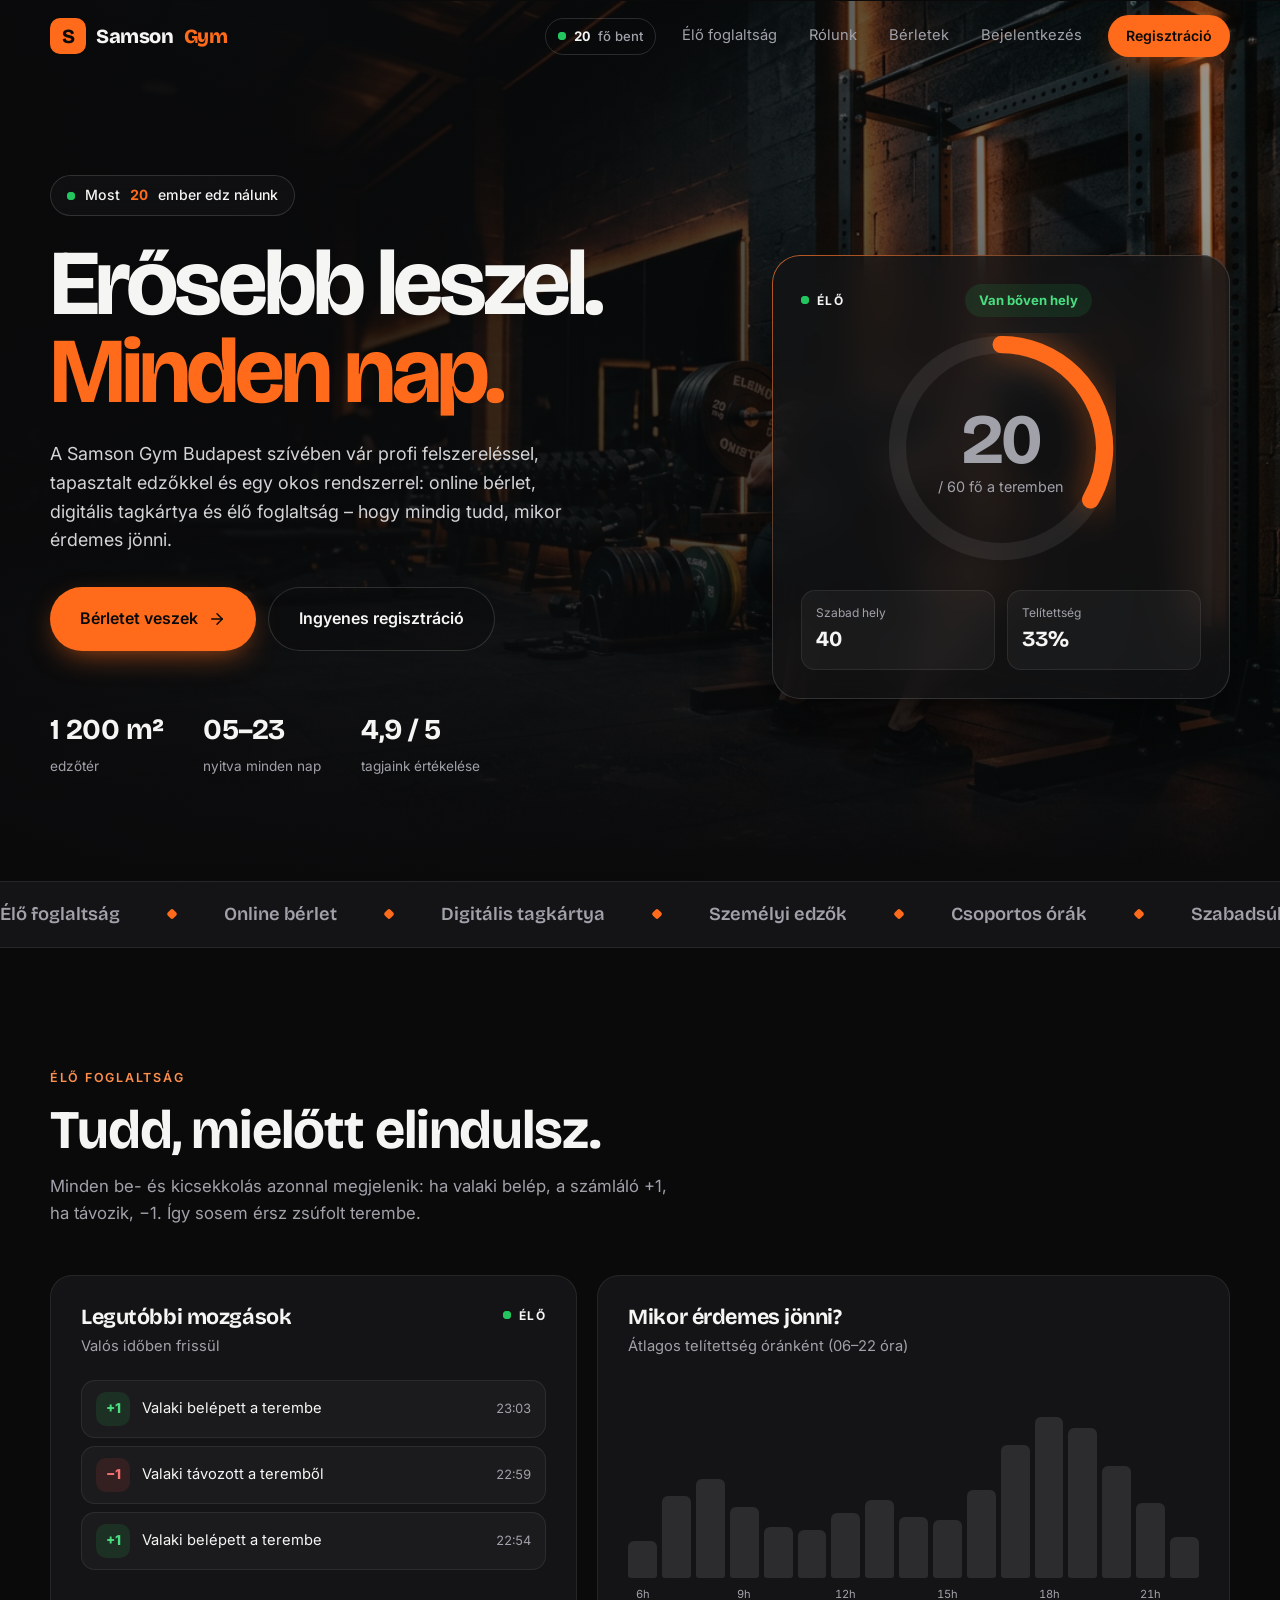
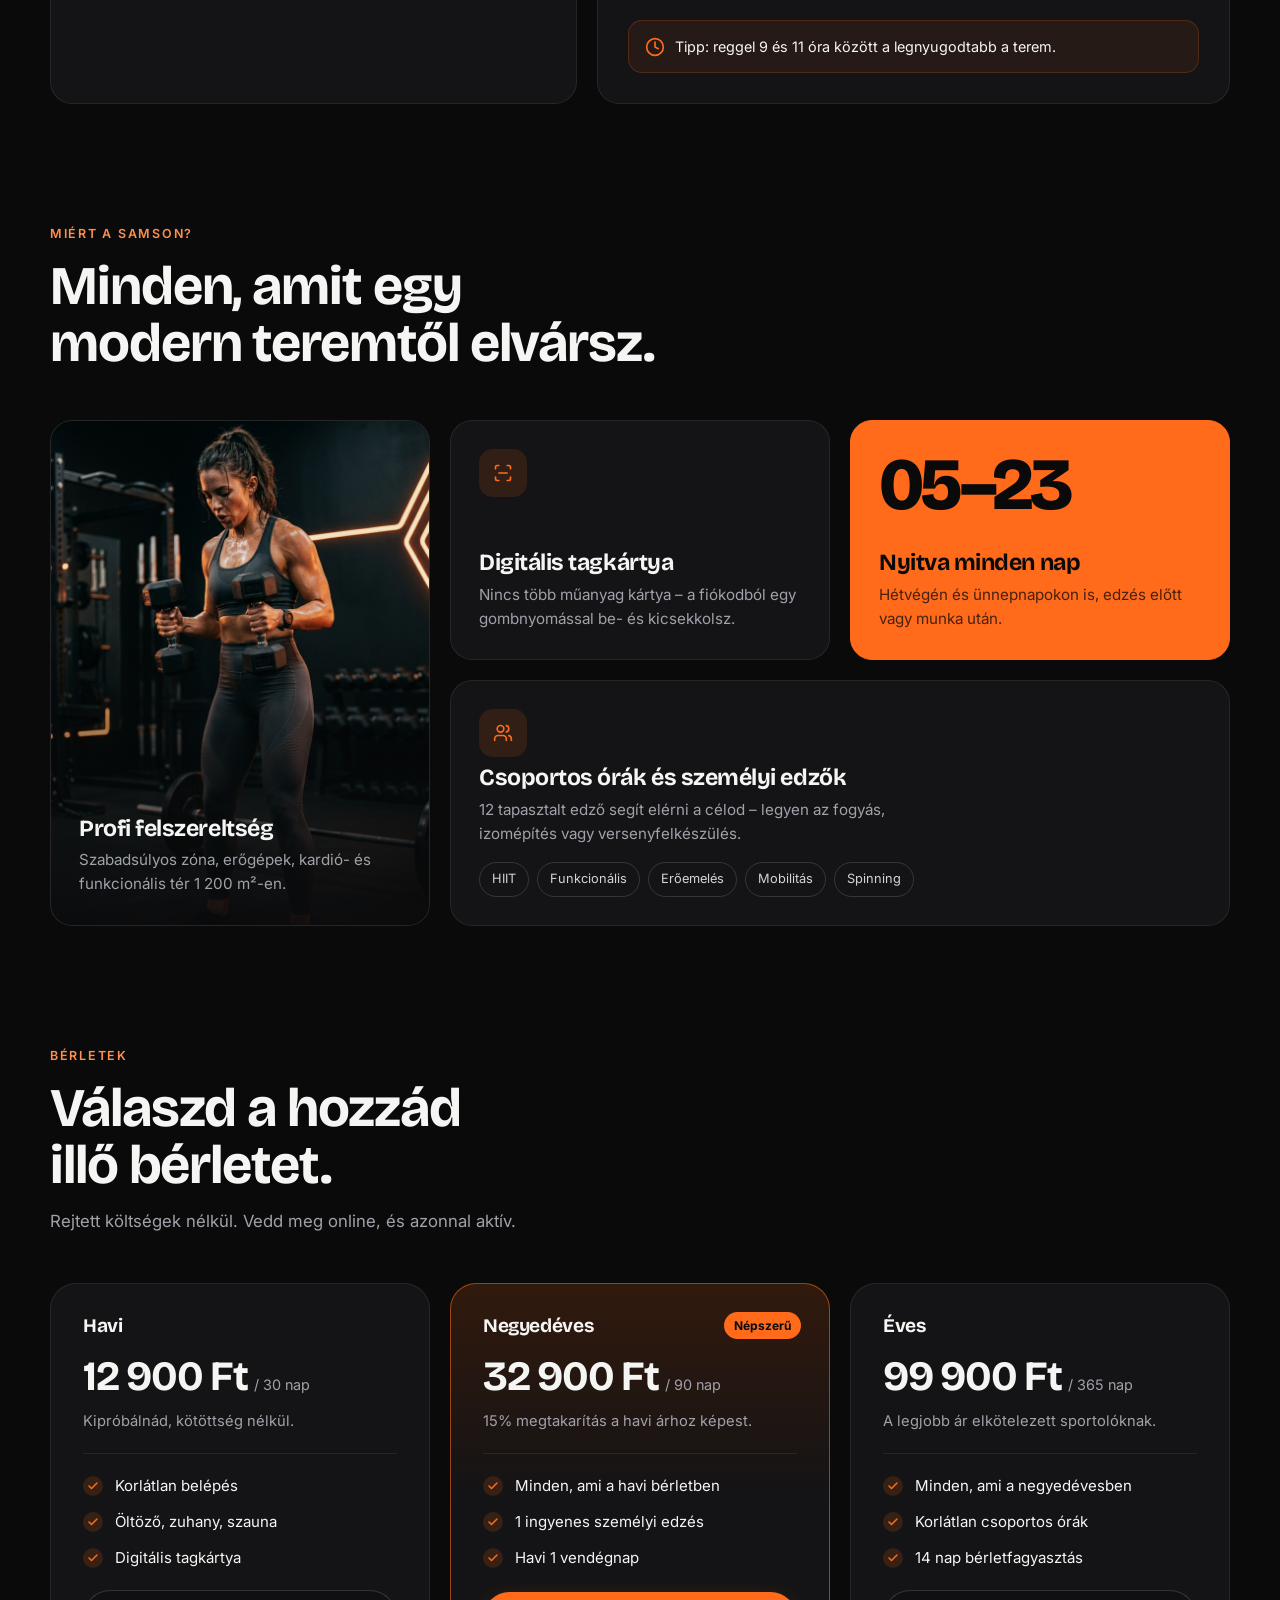
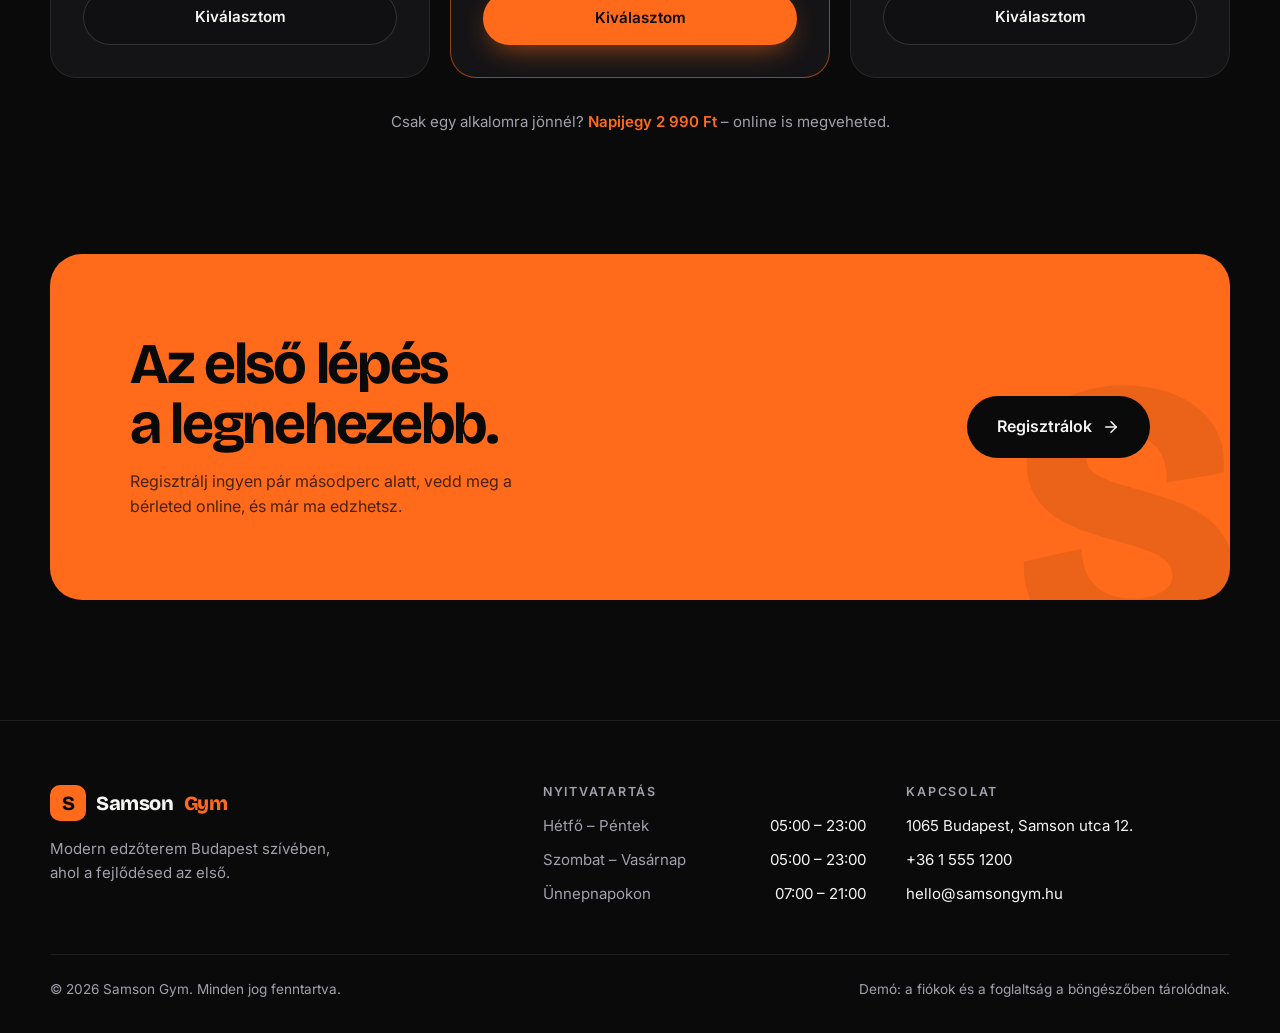
<file: samson-gym/index.html>
<!DOCTYPE html>
<html lang="hu">
  <head>
    <meta charset="UTF-8" />
    <meta name="viewport" content="width=device-width, initial-scale=1" />
    <meta name="theme-color" content="#0a0a0b" />
    <meta name="description" content="Samson Gym – modern edzőterem Budapesten. Online bérletvásárlás, digitális tagkártya és élő foglaltság." />
    <title>Samson Gym | Modern edzőterem Budapesten</title>
    <link rel="preconnect" href="https://fonts.googleapis.com" />
    <link rel="preconnect" href="https://fonts.gstatic.com" crossorigin />
    <link href="https://fonts.googleapis.com/css2?family=Bricolage+Grotesque:opsz,wght@12..96,600;12..96,700;12..96,800&family=Inter:wght@400;500;600;700;800&display=swap" rel="stylesheet" />
    <link rel="stylesheet" href="css/style.css" />
    <script src="js/app.js" defer></script>
  </head>
  <body>
    <header class="site-header" data-header>
      <div class="container header-inner">
        <a class="logo" href="index.html" aria-label="Samson Gym kezdőlap">
          <span class="logo-mark" aria-hidden="true">S</span>Samson<span class="logo-accent">Gym</span>
        </a>
        <a class="nav-live" href="#elo" aria-label="Élő foglaltság">
          <i class="dot" aria-hidden="true"></i><strong data-occ-count>20</strong><span class="nav-live-text">fő bent</span>
        </a>
        <button class="nav-toggle" type="button" aria-label="Menü megnyitása" aria-expanded="false" aria-controls="main-nav" data-nav-toggle>
          <span></span><span></span>
        </button>
        <nav id="main-nav" class="main-nav" aria-label="Fő navigáció">
          <a href="#elo">Élő foglaltság</a>
          <a href="#rolunk">Rólunk</a>
          <a href="tagsag.html">Bérletek</a>
          <a href="belepes.html#bejelentkezes" data-when-guest>Bejelentkezés</a>
          <a href="fiok.html" data-when-member hidden>Fiókom</a>
          <a class="btn btn-primary btn-sm" href="belepes.html#regisztracio" data-when-guest>Regisztráció</a>
          <button class="btn btn-ghost btn-sm" type="button" data-when-member data-logout hidden>Kijelentkezés</button>
        </nav>
      </div>
    </header>

    <main>
      <section class="hero">
        <div class="hero-bg"><img src="images/hero.png" alt="" fetchpriority="high" /></div>
        <div class="container hero-grid">
          <div data-reveal>
            <span class="eyebrow-pill"><i class="dot" aria-hidden="true"></i>Most <strong data-occ-count>20</strong> ember edz nálunk</span>
            <h1>Erősebb leszel.<br /><em>Minden nap.</em></h1>
            <p class="hero-lead">
              A Samson Gym Budapest szívében vár profi felszereléssel, tapasztalt edzőkkel és egy okos rendszerrel:
              online bérlet, digitális tagkártya és élő foglaltság – hogy mindig tudd, mikor érdemes jönni.
            </p>
            <div class="hero-actions">
              <a class="btn btn-primary btn-lg" href="tagsag.html">
                Bérletet veszek
                <svg class="i" viewBox="0 0 24 24" fill="none" stroke="currentColor" stroke-width="2" stroke-linecap="round" stroke-linejoin="round" aria-hidden="true"><path d="M5 12h14" /><path d="m12 5 7 7-7 7" /></svg>
              </a>
              <a class="btn btn-ghost btn-lg" href="belepes.html#regisztracio">Ingyenes regisztráció</a>
            </div>
            <div class="hero-stats">
              <div><strong>1 200 m²</strong><span>edzőtér</span></div>
              <div><strong>05–23</strong><span>nyitva minden nap</span></div>
              <div><strong>4,9 / 5</strong><span>tagjaink értékelése</span></div>
            </div>
          </div>

          <aside class="live-card" aria-label="Élő foglaltság" data-reveal>
            <div class="live-card-head">
              <span class="live-badge"><i class="dot" aria-hidden="true"></i>Élő</span>
              <span class="status-pill" data-occ-status>Van bőven hely</span>
            </div>
            <div class="gauge">
              <svg viewBox="0 0 120 120" aria-hidden="true">
                <circle class="gauge-track" cx="60" cy="60" r="54" />
                <circle class="gauge-fill" cx="60" cy="60" r="54" data-occ-ring />
              </svg>
              <div class="gauge-center">
                <span class="count-wrap">
                  <strong data-occ-count>20</strong>
                  <span class="floaters" data-occ-floaters></span>
                </span>
                <span>/ <span data-occ-cap>60</span> fő a teremben</span>
              </div>
            </div>
            <div class="live-meta">
              <div><span>Szabad hely</span><strong data-occ-free>40</strong></div>
              <div><span>Telítettség</span><strong data-occ-percent>33%</strong></div>
            </div>
          </aside>
        </div>
      </section>

      <div class="marquee" aria-hidden="true">
        <div class="marquee-track">
          <div class="marquee-group">
            <span>Élő foglaltság</span><span>Online bérlet</span><span>Digitális tagkártya</span><span>Személyi edzők</span><span>Csoportos órák</span><span>Szabadsúlyos zóna</span>
          </div>
          <div class="marquee-group">
            <span>Élő foglaltság</span><span>Online bérlet</span><span>Digitális tagkártya</span><span>Személyi edzők</span><span>Csoportos órák</span><span>Szabadsúlyos zóna</span>
          </div>
        </div>
      </div>

      <section class="section" id="elo">
        <div class="container">
          <div class="section-head" data-reveal>
            <span class="eyebrow">Élő foglaltság</span>
            <h2>Tudd, mielőtt elindulsz.</h2>
            <p>Minden be- és kicsekkolás azonnal megjelenik: ha valaki belép, a számláló +1, ha távozik, −1. Így sosem érsz zsúfolt terembe.</p>
          </div>
          <div class="live-grid">
            <article class="card" data-reveal>
              <div class="card-head">
                <div>
                  <h3>Legutóbbi mozgások</h3>
                  <p class="card-sub">Valós időben frissül</p>
                </div>
                <span class="live-badge"><i class="dot" aria-hidden="true"></i>Élő</span>
              </div>
              <ol class="feed" data-occ-feed aria-label="Legutóbbi be- és kilépések"></ol>
            </article>
            <article class="card" data-reveal>
              <h3>Mikor érdemes jönni?</h3>
              <p class="card-sub">Átlagos telítettség óránként (06–22 óra)</p>
              <div class="peak" data-peak role="img" aria-label="Oszlopdiagram: a legforgalmasabb időszak 17 és 19 óra között, a legnyugodtabb 10 és 11 óra között."></div>
              <p class="peak-tip">
                <svg class="i" viewBox="0 0 24 24" fill="none" stroke="currentColor" stroke-width="2" stroke-linecap="round" stroke-linejoin="round" aria-hidden="true"><circle cx="12" cy="12" r="10" /><path d="M12 6v6l4 2" /></svg>
                <span data-peak-tip>Tipp: reggel 9 és 11 óra között a legnyugodtabb a terem.</span>
              </p>
            </article>
          </div>
        </div>
      </section>

      <section class="section" id="rolunk" style="padding-top: 0">
        <div class="container">
          <div class="section-head" data-reveal>
            <span class="eyebrow">Miért a Samson?</span>
            <h2>Minden, amit egy modern teremtől elvársz.</h2>
          </div>
          <div class="bento">
            <article class="bento-item image tall" data-reveal>
              <img src="images/training.png" alt="Edző nő súlyzókkal a Samson Gym termében" loading="lazy" />
              <h3>Profi felszereltség</h3>
              <p>Szabadsúlyos zóna, erőgépek, kardió- és funkcionális tér 1 200 m²-en.</p>
            </article>
            <article class="bento-item" data-reveal>
              <span class="bento-icon">
                <svg class="i" viewBox="0 0 24 24" fill="none" stroke="currentColor" stroke-width="2" stroke-linecap="round" stroke-linejoin="round" aria-hidden="true"><path d="M3 7V5a2 2 0 0 1 2-2h2" /><path d="M17 3h2a2 2 0 0 1 2 2v2" /><path d="M21 17v2a2 2 0 0 1-2 2h-2" /><path d="M7 21H5a2 2 0 0 1-2-2v-2" /><path d="M7 12h10" /></svg>
              </span>
              <h3>Digitális tagkártya</h3>
              <p>Nincs több műanyag kártya – a fiókodból egy gombnyomással be- és kicsekkolsz.</p>
            </article>
            <article class="bento-item accent" data-reveal>
              <span class="big-number">05–23</span>
              <h3>Nyitva minden nap</h3>
              <p>Hétvégén és ünnepnapokon is, edzés előtt vagy munka után.</p>
            </article>
            <article class="bento-item wide" data-reveal>
              <span class="bento-icon">
                <svg class="i" viewBox="0 0 24 24" fill="none" stroke="currentColor" stroke-width="2" stroke-linecap="round" stroke-linejoin="round" aria-hidden="true"><path d="M16 21v-2a4 4 0 0 0-4-4H6a4 4 0 0 0-4 4v2" /><circle cx="9" cy="7" r="4" /><path d="M22 21v-2a4 4 0 0 0-3-3.87" /><path d="M16 3.13a4 4 0 0 1 0 7.75" /></svg>
              </span>
              <h3>Csoportos órák és személyi edzők</h3>
              <p>12 tapasztalt edző segít elérni a célod – legyen az fogyás, izomépítés vagy versenyfelkészülés.</p>
              <div class="tags"><span>HIIT</span><span>Funkcionális</span><span>Erőemelés</span><span>Mobilitás</span><span>Spinning</span></div>
            </article>
          </div>
        </div>
      </section>

      <section class="section" id="arak" style="padding-top: 0">
        <div class="container">
          <div class="section-head" data-reveal>
            <span class="eyebrow">Bérletek</span>
            <h2>Válaszd a hozzád illő bérletet.</h2>
            <p>Rejtett költségek nélkül. Vedd meg online, és azonnal aktív.</p>
          </div>
          <div class="pricing">
            <article class="price-card" data-reveal>
              <h3>Havi</h3>
              <div class="price"><strong>12 900 Ft</strong><span>/ 30 nap</span></div>
              <p class="price-desc">Kipróbálnád, kötöttség nélkül.</p>
              <ul class="check-list">
                <li>Korlátlan belépés</li>
                <li>Öltöző, zuhany, szauna</li>
                <li>Digitális tagkártya</li>
              </ul>
              <a class="btn btn-ghost btn-block" href="tagsag.html?plan=havi">Kiválasztom</a>
            </article>
            <article class="price-card featured" data-reveal>
              <span class="price-badge">Népszerű</span>
              <h3>Negyedéves</h3>
              <div class="price"><strong>32 900 Ft</strong><span>/ 90 nap</span></div>
              <p class="price-desc">15% megtakarítás a havi árhoz képest.</p>
              <ul class="check-list">
                <li>Minden, ami a havi bérletben</li>
                <li>1 ingyenes személyi edzés</li>
                <li>Havi 1 vendégnap</li>
              </ul>
              <a class="btn btn-primary btn-block" href="tagsag.html?plan=negyedeves">Kiválasztom</a>
            </article>
            <article class="price-card" data-reveal>
              <h3>Éves</h3>
              <div class="price"><strong>99 900 Ft</strong><span>/ 365 nap</span></div>
              <p class="price-desc">A legjobb ár elkötelezett sportolóknak.</p>
              <ul class="check-list">
                <li>Minden, ami a negyedévesben</li>
                <li>Korlátlan csoportos órák</li>
                <li>14 nap bérletfagyasztás</li>
              </ul>
              <a class="btn btn-ghost btn-block" href="tagsag.html?plan=eves">Kiválasztom</a>
            </article>
          </div>
          <p class="pricing-note">Csak egy alkalomra jönnél? <a class="link" href="tagsag.html?plan=napi">Napijegy 2 990 Ft</a> – online is megveheted.</p>
        </div>
      </section>

      <section class="container" data-reveal>
        <div class="cta-band">
          <div>
            <h2>Az első lépés a legnehezebb.</h2>
            <p>Regisztrálj ingyen pár másodperc alatt, vedd meg a bérleted online, és már ma edzhetsz.</p>
          </div>
          <a class="btn btn-dark btn-lg" href="belepes.html#regisztracio">
            Regisztrálok
            <svg class="i" viewBox="0 0 24 24" fill="none" stroke="currentColor" stroke-width="2" stroke-linecap="round" stroke-linejoin="round" aria-hidden="true"><path d="M5 12h14" /><path d="m12 5 7 7-7 7" /></svg>
          </a>
        </div>
      </section>
    </main>

    <footer class="site-footer">
      <div class="container">
        <div class="footer-grid">
          <div>
            <a class="logo" href="index.html"><span class="logo-mark" aria-hidden="true">S</span>Samson<span class="logo-accent">Gym</span></a>
            <p>Modern edzőterem Budapest szívében, ahol a fejlődésed az első.</p>
          </div>
          <div>
            <h2>Nyitvatartás</h2>
            <ul>
              <li class="hours-row"><span>Hétfő – Péntek</span>05:00 – 23:00</li>
              <li class="hours-row"><span>Szombat – Vasárnap</span>05:00 – 23:00</li>
              <li class="hours-row"><span>Ünnepnapokon</span>07:00 – 21:00</li>
            </ul>
          </div>
          <div>
            <h2>Kapcsolat</h2>
            <ul>
              <li>1065 Budapest, Samson utca 12.</li>
              <li><a href="tel:+3615551200">+36 1 555 1200</a></li>
              <li><a href="mailto:hello@samsongym.hu">hello@samsongym.hu</a></li>
            </ul>
          </div>
        </div>
        <div class="footer-bottom">
          <span>© <span data-year>2026</span> Samson Gym. Minden jog fenntartva.</span>
          <span>Demó: a fiókok és a foglaltság a böngészőben tárolódnak.</span>
        </div>
      </div>
    </footer>
  </body>
</html>
</file>
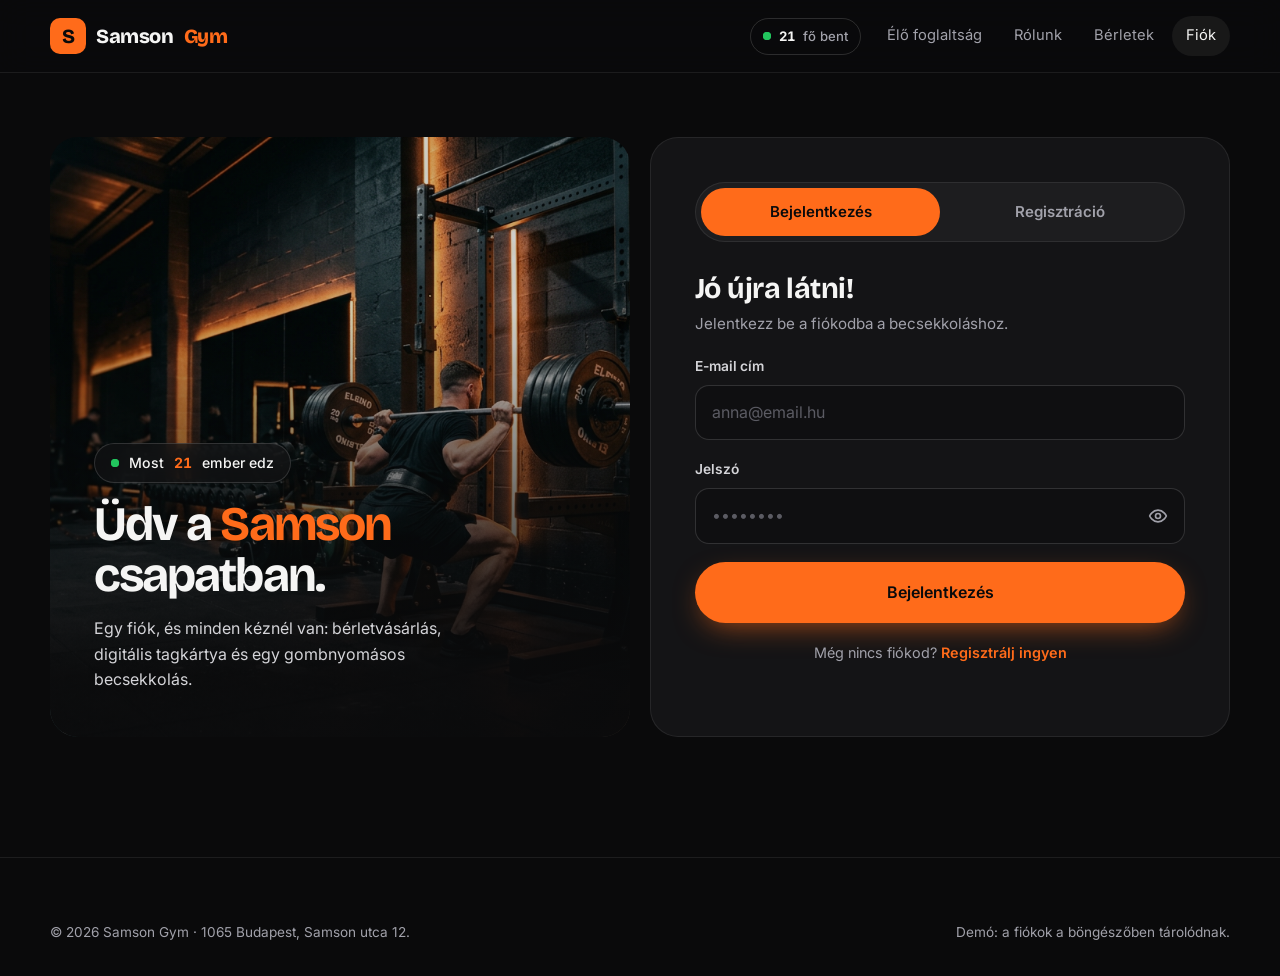
<file: samson-gym/belepes.html>
<!DOCTYPE html>
<html lang="hu">
  <head>
    <meta charset="UTF-8" />
    <meta name="viewport" content="width=device-width, initial-scale=1" />
    <meta name="theme-color" content="#0a0a0b" />
    <meta name="description" content="Jelentkezz be vagy regisztrálj a Samson Gym fiókodba." />
    <title>Bejelentkezés és regisztráció | Samson Gym</title>
    <link rel="preconnect" href="https://fonts.googleapis.com" />
    <link rel="preconnect" href="https://fonts.gstatic.com" crossorigin />
    <link href="https://fonts.googleapis.com/css2?family=Bricolage+Grotesque:opsz,wght@12..96,600;12..96,700;12..96,800&family=Inter:wght@400;500;600;700;800&display=swap" rel="stylesheet" />
    <link rel="stylesheet" href="css/style.css" />
    <script src="js/app.js" defer></script>
  </head>
  <body>
    <header class="site-header solid" data-header>
      <div class="container header-inner">
        <a class="logo" href="index.html" aria-label="Samson Gym kezdőlap">
          <span class="logo-mark" aria-hidden="true">S</span>Samson<span class="logo-accent">Gym</span>
        </a>
        <a class="nav-live" href="index.html#elo" aria-label="Élő foglaltság">
          <i class="dot" aria-hidden="true"></i><strong data-occ-count>20</strong><span class="nav-live-text">fő bent</span>
        </a>
        <button class="nav-toggle" type="button" aria-label="Menü megnyitása" aria-expanded="false" aria-controls="main-nav" data-nav-toggle>
          <span></span><span></span>
        </button>
        <nav id="main-nav" class="main-nav" aria-label="Fő navigáció">
          <a href="index.html#elo">Élő foglaltság</a>
          <a href="index.html#rolunk">Rólunk</a>
          <a href="tagsag.html">Bérletek</a>
          <a href="belepes.html" aria-current="page">Fiók</a>
        </nav>
      </div>
    </header>

    <main class="page">
      <div class="container auth-wrap" data-auth data-active="login">
        <aside class="auth-aside">
          <img src="images/hero.png" alt="" />
          <span class="eyebrow-pill" style="width: fit-content"><i class="dot" aria-hidden="true"></i>Most <strong data-occ-count>20</strong> ember edz</span>
          <h2>Üdv a <span class="text-orange">Samson</span> csapatban.</h2>
          <p>Egy fiók, és minden kéznél van: bérletvásárlás, digitális tagkártya és egy gombnyomásos becsekkolás.</p>
        </aside>

        <section class="auth-card" aria-label="Fiók">
          <div class="tabs" role="tablist" aria-label="Bejelentkezés vagy regisztráció">
            <button class="tab" type="button" role="tab" id="tab-login" aria-controls="login-form" aria-selected="true" data-tab="login">Bejelentkezés</button>
            <button class="tab" type="button" role="tab" id="tab-register" aria-controls="register-form" aria-selected="false" tabindex="-1" data-tab="register">Regisztráció</button>
          </div>

          <form id="login-form" class="form tab-panel" role="tabpanel" aria-labelledby="tab-login" data-panel="login">
            <h1 class="form-title">Jó újra látni!</h1>
            <p class="form-sub">Jelentkezz be a fiókodba a becsekkoláshoz.</p>
            <div class="alert" role="alert" data-alert hidden></div>
            <div class="field">
              <label for="login-email">E-mail cím</label>
              <input class="input" id="login-email" name="email" type="email" autocomplete="email" placeholder="anna@email.hu" required />
            </div>
            <div class="field">
              <label for="login-password">Jelszó</label>
              <div class="input-wrap">
                <input class="input" id="login-password" name="password" type="password" autocomplete="current-password" placeholder="••••••••" required />
                <button class="pass-toggle" type="button" aria-label="Jelszó megjelenítése" aria-pressed="false" data-toggle-pass>
                  <svg class="i" viewBox="0 0 24 24" fill="none" stroke="currentColor" stroke-width="2" stroke-linecap="round" stroke-linejoin="round" aria-hidden="true"><path d="M2 12s3-7 10-7 10 7 10 7-3 7-10 7-10-7-10-7Z" /><circle cx="12" cy="12" r="3" /></svg>
                </button>
              </div>
            </div>
            <button class="btn btn-primary btn-lg btn-block" type="submit">Bejelentkezés</button>
            <p class="form-foot">Még nincs fiókod? <a class="link" href="#regisztracio" data-switch="register">Regisztrálj ingyen</a></p>
          </form>

          <form id="register-form" class="form tab-panel" role="tabpanel" aria-labelledby="tab-register" data-panel="register" hidden>
            <h1 class="form-title">Hozd létre a fiókod</h1>
            <p class="form-sub">Ingyenes, és kevesebb mint egy perc.</p>
            <div class="alert" role="alert" data-alert hidden></div>
            <div class="field">
              <label for="reg-name">Teljes név</label>
              <input class="input" id="reg-name" name="name" type="text" autocomplete="name" placeholder="Kovács Anna" required />
            </div>
            <div class="field">
              <label for="reg-email">E-mail cím</label>
              <input class="input" id="reg-email" name="email" type="email" autocomplete="email" placeholder="anna@email.hu" required />
            </div>
            <div class="field-row">
              <div class="field">
                <label for="reg-password">Jelszó</label>
                <div class="input-wrap">
                  <input class="input" id="reg-password" name="password" type="password" autocomplete="new-password" minlength="8" placeholder="Min. 8 karakter" required aria-describedby="strength-label" />
                  <button class="pass-toggle" type="button" aria-label="Jelszó megjelenítése" aria-pressed="false" data-toggle-pass>
                    <svg class="i" viewBox="0 0 24 24" fill="none" stroke="currentColor" stroke-width="2" stroke-linecap="round" stroke-linejoin="round" aria-hidden="true"><path d="M2 12s3-7 10-7 10 7 10 7-3 7-10 7-10-7-10-7Z" /><circle cx="12" cy="12" r="3" /></svg>
                  </button>
                </div>
              </div>
              <div class="field">
                <label for="reg-password2">Jelszó újra</label>
                <input class="input" id="reg-password2" name="password2" type="password" autocomplete="new-password" placeholder="Ismételd meg" required />
              </div>
            </div>
            <div>
              <div class="strength" data-strength data-score="0" aria-hidden="true"><i></i><i></i><i></i><i></i></div>
              <p class="hint" id="strength-label" data-strength-label style="margin-top: 8px">Legalább 8 karakter, kis- és nagybetű, szám.</p>
            </div>
            <label class="checkbox">
              <input type="checkbox" name="terms" required />
              <span>Elfogadom a házirendet és az adatkezelési tájékoztatót.</span>
            </label>
            <button class="btn btn-primary btn-lg btn-block" type="submit">Fiók létrehozása</button>
            <p class="form-foot">Már van fiókod? <a class="link" href="#bejelentkezes" data-switch="login">Jelentkezz be</a></p>
          </form>
        </section>
      </div>
    </main>

    <footer class="site-footer">
      <div class="container footer-bottom" style="margin-top: 0; border: 0; padding-top: 0">
        <span>© <span data-year>2026</span> Samson Gym · 1065 Budapest, Samson utca 12.</span>
        <span>Demó: a fiókok a böngészőben tárolódnak.</span>
      </div>
    </footer>
  </body>
</html>
</file>
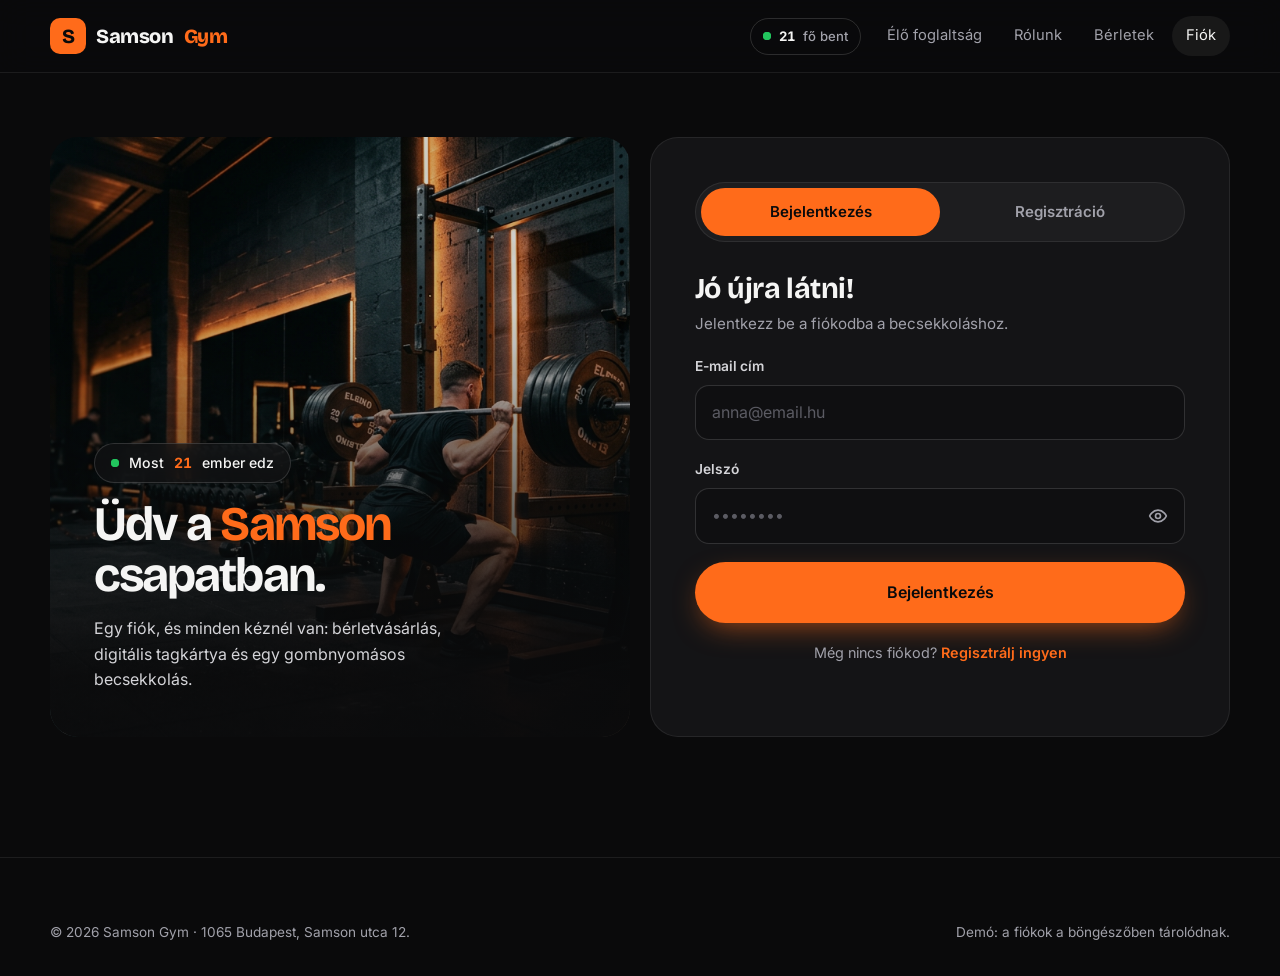
<file: samson-gym/fiok.html>
<!DOCTYPE html>
<html lang="hu">
  <head>
    <meta charset="UTF-8" />
    <meta name="viewport" content="width=device-width, initial-scale=1" />
    <meta name="theme-color" content="#0a0a0b" />
    <meta name="description" content="Samson Gym fiókod: digitális tagkártya, becsekkolás és bérletadatok." />
    <title>Fiókom | Samson Gym</title>
    <link rel="preconnect" href="https://fonts.googleapis.com" />
    <link rel="preconnect" href="https://fonts.gstatic.com" crossorigin />
    <link href="https://fonts.googleapis.com/css2?family=Bricolage+Grotesque:opsz,wght@12..96,600;12..96,700;12..96,800&family=Inter:wght@400;500;600;700;800&display=swap" rel="stylesheet" />
    <link rel="stylesheet" href="css/style.css" />
    <script src="js/app.js" defer></script>
  </head>
  <body>
    <header class="site-header solid" data-header>
      <div class="container header-inner">
        <a class="logo" href="index.html" aria-label="Samson Gym kezdőlap">
          <span class="logo-mark" aria-hidden="true">S</span>Samson<span class="logo-accent">Gym</span>
        </a>
        <a class="nav-live" href="index.html#elo" aria-label="Élő foglaltság">
          <i class="dot" aria-hidden="true"></i><strong data-occ-count>20</strong><span class="nav-live-text">fő bent</span>
        </a>
        <button class="nav-toggle" type="button" aria-label="Menü megnyitása" aria-expanded="false" aria-controls="main-nav" data-nav-toggle>
          <span></span><span></span>
        </button>
        <nav id="main-nav" class="main-nav" aria-label="Fő navigáció">
          <a href="index.html#elo">Élő foglaltság</a>
          <a href="index.html#rolunk">Rólunk</a>
          <a href="tagsag.html">Bérletek</a>
          <a href="fiok.html" aria-current="page">Fiókom</a>
          <button class="btn btn-ghost btn-sm" type="button" data-logout>Kijelentkezés</button>
        </nav>
      </div>
    </header>

    <main class="page">
      <div class="container">
        <div class="page-head">
          <span class="eyebrow">Fiókom</span>
          <h1>Szia, <span class="text-orange" data-acc-first>tag</span>!</h1>
          <p>Itt találod a digitális tagkártyád, és innen tudsz be- és kicsekkolni a terembe.</p>
        </div>

        <div class="account-grid" data-account>
          <article class="member-card" data-member-card data-active="true" aria-label="Digitális tagkártya">
            <div class="mc-top">
              <span class="mc-brand">Samson Gym</span>
              <span class="mc-status" data-acc-status>Aktív tag</span>
            </div>
            <div class="mc-name" data-acc-name>—</div>
            <div class="mc-meta">
              <div><span>Tagszám</span><span style="font-size: 0.92rem; opacity: 1; letter-spacing: 0; text-transform: none" data-acc-id>—</span></div>
              <div><span>Bérlet</span><span style="font-size: 0.92rem; opacity: 1; letter-spacing: 0; text-transform: none" data-acc-plan>—</span></div>
              <div><span>Érvényes</span><span style="font-size: 0.92rem; opacity: 1; letter-spacing: 0; text-transform: none" data-acc-valid>—</span></div>
            </div>
            <div class="barcode" aria-hidden="true"></div>
          </article>

          <article class="card checkin-card">
            <div>
              <h3>Becsekkolás</h3>
              <p class="checkin-state" style="margin-top: 8px">
                <i class="dot off" data-checkin-dot aria-hidden="true"></i>
                <span data-checkin-state>Jelenleg nem vagy bent</span>
              </p>
            </div>
            <button class="checkin-btn" type="button" data-checkin data-in="false">
              <svg class="i" data-checkin-icon-in viewBox="0 0 24 24" fill="none" stroke="currentColor" stroke-width="2" stroke-linecap="round" stroke-linejoin="round" aria-hidden="true"><path d="M15 3h4a2 2 0 0 1 2 2v14a2 2 0 0 1-2 2h-4" /><path d="m10 17 5-5-5-5" /><path d="M15 12H3" /></svg>
              <svg class="i" data-checkin-icon-out hidden viewBox="0 0 24 24" fill="none" stroke="currentColor" stroke-width="2" stroke-linecap="round" stroke-linejoin="round" aria-hidden="true"><path d="M9 21H5a2 2 0 0 1-2-2V5a2 2 0 0 1 2-2h4" /><path d="m16 17 5-5-5-5" /><path d="M21 12H9" /></svg>
              <span data-checkin-label>Becsekkolás</span>
            </button>
            <div class="timer-box" data-timer-box hidden>
              <span class="muted">Edzésben eltöltött idő</span>
              <span class="timer" data-acc-timer>00:00:00</span>
            </div>
            <div class="mini-live">
              <div class="mini-live-label">
                Most a teremben
                <span class="count-wrap"><strong data-occ-count>20</strong><span class="floaters" data-occ-floaters></span></span>
              </div>
              <span class="status-pill" data-occ-status>Van bőven hely</span>
            </div>
          </article>

          <article class="card span-2">
            <div class="plan-info">
              <div class="plan-info-main">
                <h3>Bérleted</h3>
                <p class="days-left" style="margin-top: 14px" data-acc-days>0 nap</p>
                <p class="muted" style="margin-top: 6px" data-acc-days-sub>—</p>
                <div class="progress" aria-hidden="true"><i data-acc-progress></i></div>
              </div>
              <a class="btn btn-primary btn-lg" href="tagsag.html" data-acc-buy>Bérletet veszek</a>
            </div>
          </article>
        </div>
      </div>
    </main>

    <footer class="site-footer">
      <div class="container footer-bottom" style="margin-top: 0; border: 0; padding-top: 0">
        <span>© <span data-year>2026</span> Samson Gym · 1065 Budapest, Samson utca 12.</span>
        <span>Demó: a fiók a böngészőben tárolódik.</span>
      </div>
    </footer>
  </body>
</html>
</file>
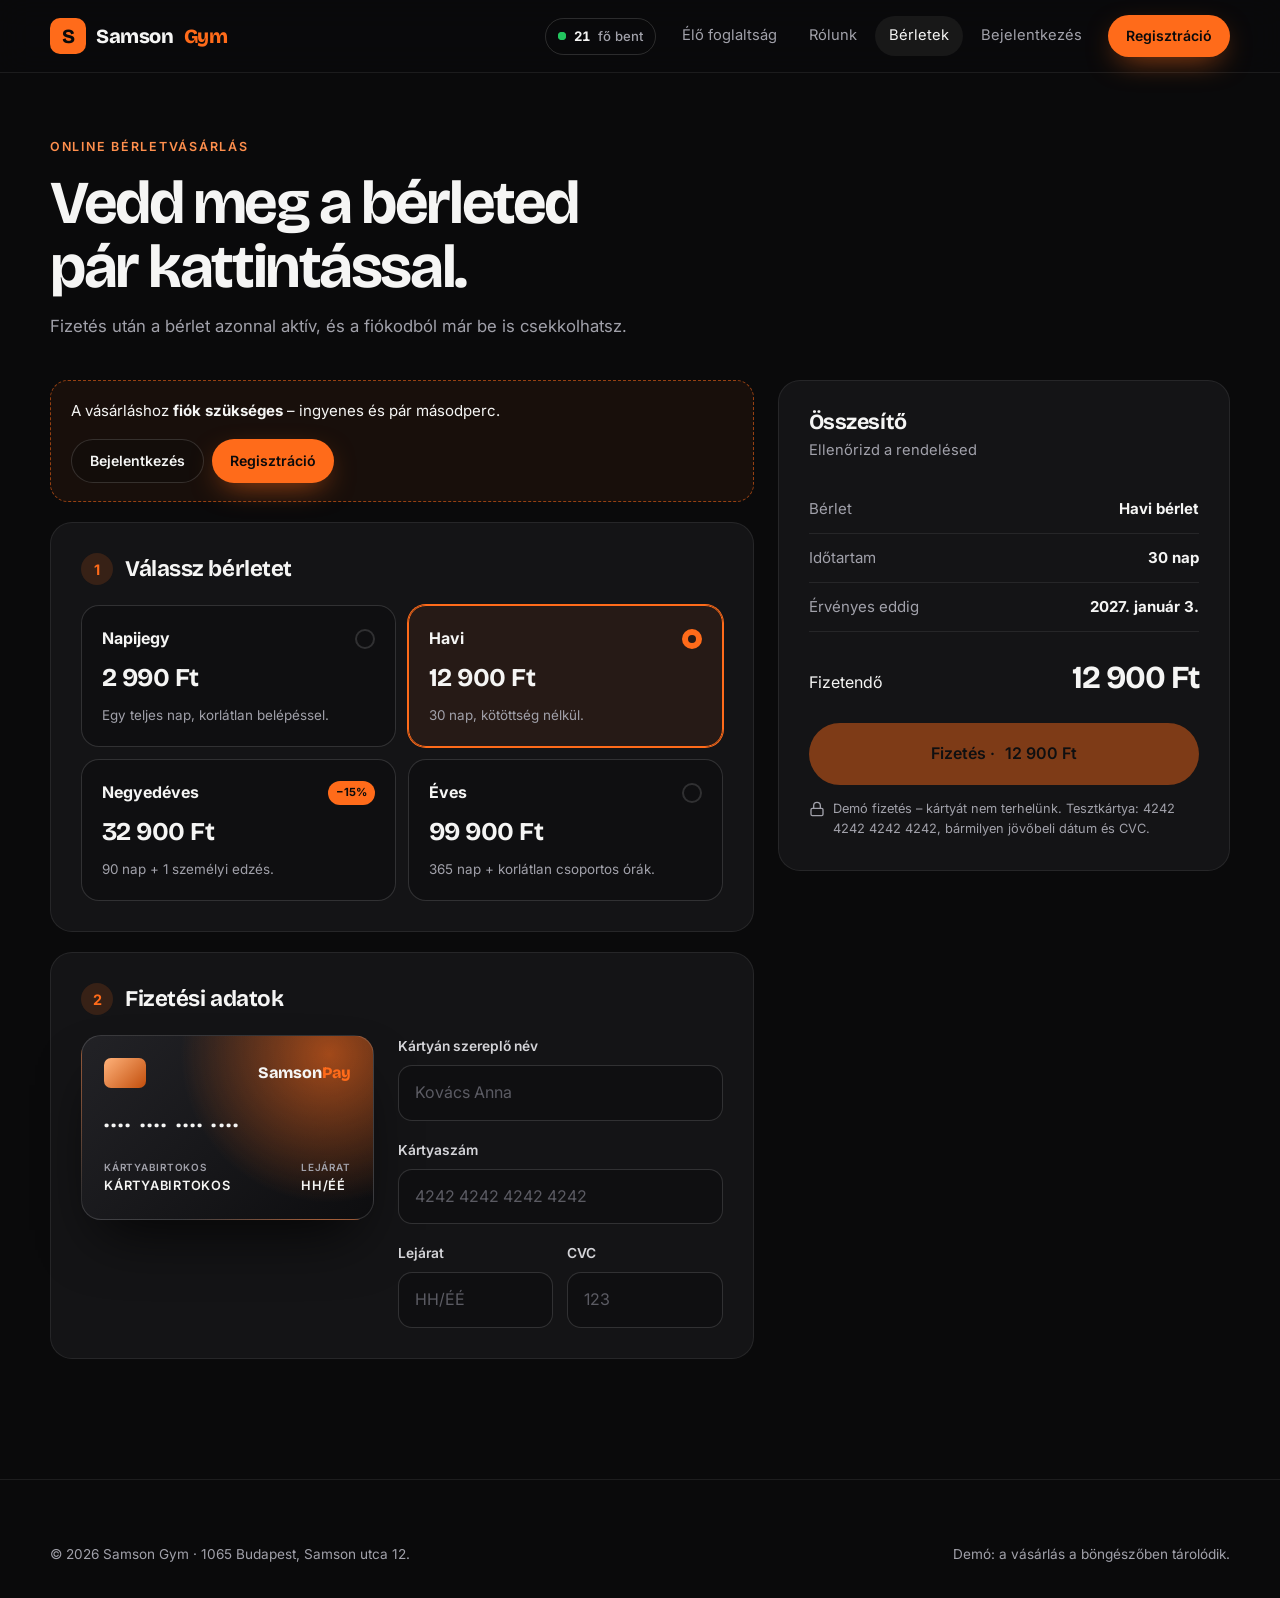
<file: samson-gym/tagsag.html>
<!DOCTYPE html>
<html lang="hu">
  <head>
    <meta charset="UTF-8" />
    <meta name="viewport" content="width=device-width, initial-scale=1" />
    <meta name="theme-color" content="#0a0a0b" />
    <meta name="description" content="Vásárold meg Samson Gym bérleted online, pár kattintással." />
    <title>Bérletvásárlás | Samson Gym</title>
    <link rel="preconnect" href="https://fonts.googleapis.com" />
    <link rel="preconnect" href="https://fonts.gstatic.com" crossorigin />
    <link href="https://fonts.googleapis.com/css2?family=Bricolage+Grotesque:opsz,wght@12..96,600;12..96,700;12..96,800&family=Inter:wght@400;500;600;700;800&display=swap" rel="stylesheet" />
    <link rel="stylesheet" href="css/style.css" />
    <script src="js/app.js" defer></script>
  </head>
  <body>
    <header class="site-header solid" data-header>
      <div class="container header-inner">
        <a class="logo" href="index.html" aria-label="Samson Gym kezdőlap">
          <span class="logo-mark" aria-hidden="true">S</span>Samson<span class="logo-accent">Gym</span>
        </a>
        <a class="nav-live" href="index.html#elo" aria-label="Élő foglaltság">
          <i class="dot" aria-hidden="true"></i><strong data-occ-count>20</strong><span class="nav-live-text">fő bent</span>
        </a>
        <button class="nav-toggle" type="button" aria-label="Menü megnyitása" aria-expanded="false" aria-controls="main-nav" data-nav-toggle>
          <span></span><span></span>
        </button>
        <nav id="main-nav" class="main-nav" aria-label="Fő navigáció">
          <a href="index.html#elo">Élő foglaltság</a>
          <a href="index.html#rolunk">Rólunk</a>
          <a href="tagsag.html" aria-current="page">Bérletek</a>
          <a href="belepes.html#bejelentkezes" data-when-guest>Bejelentkezés</a>
          <a href="fiok.html" data-when-member hidden>Fiókom</a>
          <a class="btn btn-primary btn-sm" href="belepes.html#regisztracio" data-when-guest>Regisztráció</a>
          <button class="btn btn-ghost btn-sm" type="button" data-when-member data-logout hidden>Kijelentkezés</button>
        </nav>
      </div>
    </header>

    <main class="page">
      <div class="container">
        <div class="page-head">
          <span class="eyebrow">Online bérletvásárlás</span>
          <h1>Vedd meg a bérleted pár kattintással.</h1>
          <p>Fizetés után a bérlet azonnal aktív, és a fiókodból már be is csekkolhatsz.</p>
        </div>

        <div class="checkout">
          <form id="checkout-form" class="checkout-main" data-checkout novalidate>
            <div class="gate" data-when-guest>
              <p>A vásárláshoz <strong>fiók szükséges</strong> – ingyenes és pár másodperc.</p>
              <div class="gate-actions">
                <a class="btn btn-ghost btn-sm" href="belepes.html#bejelentkezes" data-gate-login>Bejelentkezés</a>
                <a class="btn btn-primary btn-sm" href="belepes.html#regisztracio" data-gate-register>Regisztráció</a>
              </div>
            </div>

            <section class="card">
              <div class="step"><span class="step-num">1</span><h2>Válassz bérletet</h2></div>
              <fieldset class="plan-options">
                <legend class="sr-only">Bérlet típusa</legend>
                <div class="plan-option">
                  <input type="radio" name="plan" id="plan-napi" value="napi" />
                  <label for="plan-napi">
                    <span class="po-top"><span class="po-name">Napijegy</span><span class="po-radio" aria-hidden="true"></span></span>
                    <span class="po-price">2 990 Ft</span>
                    <span class="po-desc">Egy teljes nap, korlátlan belépéssel.</span>
                  </label>
                </div>
                <div class="plan-option">
                  <input type="radio" name="plan" id="plan-havi" value="havi" checked />
                  <label for="plan-havi">
                    <span class="po-top"><span class="po-name">Havi</span><span class="po-radio" aria-hidden="true"></span></span>
                    <span class="po-price">12 900 Ft</span>
                    <span class="po-desc">30 nap, kötöttség nélkül.</span>
                  </label>
                </div>
                <div class="plan-option">
                  <input type="radio" name="plan" id="plan-negyedeves" value="negyedeves" />
                  <label for="plan-negyedeves">
                    <span class="po-top"><span class="po-name">Negyedéves</span><span class="po-tag">−15%</span></span>
                    <span class="po-price">32 900 Ft</span>
                    <span class="po-desc">90 nap + 1 személyi edzés.</span>
                  </label>
                </div>
                <div class="plan-option">
                  <input type="radio" name="plan" id="plan-eves" value="eves" />
                  <label for="plan-eves">
                    <span class="po-top"><span class="po-name">Éves</span><span class="po-radio" aria-hidden="true"></span></span>
                    <span class="po-price">99 900 Ft</span>
                    <span class="po-desc">365 nap + korlátlan csoportos órák.</span>
                  </label>
                </div>
              </fieldset>
            </section>

            <section class="card">
              <div class="step"><span class="step-num">2</span><h2>Fizetési adatok</h2></div>
              <div class="pay-layout">
                <div class="pay-card" aria-hidden="true">
                  <div class="pay-card-top"><span class="chip"></span><span>Samson<span class="text-orange">Pay</span></span></div>
                  <div class="pay-card-number" data-card-number>•••• •••• •••• ••••</div>
                  <div class="pay-card-bottom">
                    <div><span>Kártyabirtokos</span><span style="font-size: 0.8rem; color: inherit" data-card-name>KÁRTYABIRTOKOS</span></div>
                    <div><span>Lejárat</span><span style="font-size: 0.8rem; color: inherit" data-card-exp>HH/ÉÉ</span></div>
                  </div>
                </div>
                <div class="form">
                  <div class="field">
                    <label for="holder">Kártyán szereplő név</label>
                    <input class="input" id="holder" name="holder" type="text" autocomplete="cc-name" placeholder="Kovács Anna" />
                  </div>
                  <div class="field">
                    <label for="cardnumber">Kártyaszám</label>
                    <input class="input" id="cardnumber" name="cardnumber" type="text" inputmode="numeric" autocomplete="cc-number" placeholder="4242 4242 4242 4242" />
                  </div>
                  <div class="field-row">
                    <div class="field">
                      <label for="exp">Lejárat</label>
                      <input class="input" id="exp" name="exp" type="text" inputmode="numeric" autocomplete="cc-exp" placeholder="HH/ÉÉ" />
                    </div>
                    <div class="field">
                      <label for="cvc">CVC</label>
                      <input class="input" id="cvc" name="cvc" type="text" inputmode="numeric" autocomplete="cc-csc" placeholder="123" />
                    </div>
                  </div>
                </div>
              </div>
            </section>
          </form>

          <aside class="card summary" aria-label="Rendelés összesítő">
            <h3>Összesítő</h3>
            <p class="card-sub">Ellenőrizd a rendelésed</p>
            <div class="summary-row"><span>Bérlet</span><strong data-sum-name>Havi bérlet</strong></div>
            <div class="summary-row"><span>Időtartam</span><strong data-sum-duration>30 nap</strong></div>
            <div class="summary-row"><span>Érvényes eddig</span><strong data-sum-valid>—</strong></div>
            <div class="summary-total"><span>Fizetendő</span><strong data-sum-total>12 900 Ft</strong></div>
            <div class="alert" role="alert" data-checkout-alert hidden style="margin-bottom: 14px"></div>
            <button class="btn btn-primary btn-lg btn-block" type="submit" form="checkout-form" data-pay>
              Fizetés · <span data-pay-amount>12 900 Ft</span>
            </button>
            <p class="secure">
              <svg class="i" viewBox="0 0 24 24" fill="none" stroke="currentColor" stroke-width="2" stroke-linecap="round" stroke-linejoin="round" aria-hidden="true"><rect width="18" height="11" x="3" y="11" rx="2" /><path d="M7 11V7a5 5 0 0 1 10 0v4" /></svg>
              <span>Demó fizetés – kártyát nem terhelünk. Tesztkártya: 4242 4242 4242 4242, bármilyen jövőbeli dátum és CVC.</span>
            </p>
          </aside>
        </div>
      </div>
    </main>

    <footer class="site-footer">
      <div class="container footer-bottom" style="margin-top: 0; border: 0; padding-top: 0">
        <span>© <span data-year>2026</span> Samson Gym · 1065 Budapest, Samson utca 12.</span>
        <span>Demó: a vásárlás a böngészőben tárolódik.</span>
      </div>
    </footer>
  </body>
</html>
</file>
<file: samson-gym/css/style.css>
:root {
  --bg: #0a0a0b;
  --surface: #141416;
  --line: rgba(255, 255, 255, 0.08);
  --line-2: rgba(255, 255, 255, 0.14);
  --text: #f5f5f4;
  --muted: #a1a1aa;
  --orange: #ff6b1a;
  --orange-2: #ff8f4d;
  --orange-deep: #e2550a;
  --green: #22c55e;
  --red: #ef4444;
  --radius: 22px;
  --font-head: "Bricolage Grotesque", system-ui, sans-serif;
  --font-body: "Inter", system-ui, sans-serif;
  --ease: cubic-bezier(0.2, 0.8, 0.2, 1);
}

*,
*::before,
*::after {
  box-sizing: border-box;
  margin: 0;
  padding: 0;
}

[hidden] {
  display: none !important;
}

html {
  scroll-behavior: smooth;
  -webkit-text-size-adjust: 100%;
}

body {
  font-family: var(--font-body);
  background: var(--bg);
  color: var(--text);
  line-height: 1.6;
  min-height: 100vh;
  overflow-x: hidden;
  -webkit-font-smoothing: antialiased;
}

img {
  max-width: 100%;
  display: block;
}

a {
  color: inherit;
  text-decoration: none;
}

button {
  font: inherit;
  color: inherit;
  cursor: pointer;
  background: none;
  border: 0;
}

:focus-visible {
  outline: 2px solid var(--orange);
  outline-offset: 3px;
  border-radius: 6px;
}

.container {
  width: min(1180px, 100% - 40px);
  margin-inline: auto;
}

.sr-only {
  position: absolute;
  width: 1px;
  height: 1px;
  padding: 0;
  margin: -1px;
  overflow: hidden;
  clip: rect(0, 0, 0, 0);
  white-space: nowrap;
  border: 0;
}

h1,
h2,
h3 {
  font-family: var(--font-head);
  line-height: 1.05;
  letter-spacing: -0.02em;
  font-weight: 700;
  text-wrap: balance;
}

.i {
  width: 20px;
  height: 20px;
  flex-shrink: 0;
}

.eyebrow {
  display: inline-flex;
  align-items: center;
  gap: 8px;
  font-size: 0.78rem;
  font-weight: 600;
  letter-spacing: 0.14em;
  text-transform: uppercase;
  color: var(--orange-2);
}

.eyebrow-pill {
  display: inline-flex;
  align-items: center;
  gap: 10px;
  padding: 8px 16px;
  border-radius: 999px;
  border: 1px solid var(--line-2);
  background: rgba(20, 20, 22, 0.6);
  backdrop-filter: blur(10px);
  font-size: 0.88rem;
  font-weight: 500;
}

.eyebrow-pill strong {
  color: var(--orange);
  font-variant-numeric: tabular-nums;
}

.section {
  padding: clamp(72px, 10vw, 120px) 0;
}

.section-head {
  display: flex;
  flex-direction: column;
  gap: 14px;
  max-width: 640px;
  margin-bottom: 48px;
}

.section-head h2 {
  font-size: clamp(2rem, 5vw, 3.4rem);
}

.section-head p {
  color: var(--muted);
  font-size: 1.05rem;
}

.text-orange {
  color: var(--orange);
}

.muted {
  color: var(--muted);
}

/* Buttons */
.btn {
  display: inline-flex;
  align-items: center;
  justify-content: center;
  gap: 10px;
  padding: 14px 24px;
  border-radius: 999px;
  font-weight: 600;
  font-size: 0.95rem;
  transition: transform 0.2s, background 0.2s, border-color 0.2s, box-shadow 0.2s, color 0.2s;
  white-space: nowrap;
}

.btn-primary {
  background: var(--orange);
  color: #0a0a0b;
  box-shadow: 0 10px 30px -10px rgba(255, 107, 26, 0.7);
}

.btn-primary:hover {
  background: var(--orange-2);
  transform: translateY(-2px);
}

.btn-ghost {
  border: 1px solid var(--line-2);
  color: var(--text);
  background: rgba(10, 10, 11, 0.3);
}

.btn-ghost:hover {
  border-color: var(--orange);
  color: var(--orange);
}

.btn-dark {
  background: #0a0a0b;
  color: var(--text);
}

.btn-dark:hover {
  background: #1f1f22;
  transform: translateY(-2px);
}

.btn-sm {
  padding: 10px 18px;
  font-size: 0.88rem;
}

.btn-lg {
  padding: 18px 30px;
  font-size: 1rem;
}

.btn-block {
  width: 100%;
}

.btn:disabled {
  opacity: 0.45;
  cursor: not-allowed;
  transform: none;
  box-shadow: none;
}

.btn .i {
  width: 18px;
  height: 18px;
}

/* Header */
.site-header {
  position: sticky;
  top: 0;
  z-index: 50;
  border-bottom: 1px solid transparent;
  transition: background 0.3s, border-color 0.3s;
}

.site-header.scrolled,
.site-header.open,
.site-header.solid {
  background: rgba(10, 10, 11, 0.82);
  backdrop-filter: blur(16px);
  -webkit-backdrop-filter: blur(16px);
  border-color: var(--line);
}

.header-inner {
  display: flex;
  align-items: center;
  gap: 12px;
  height: 72px;
}

.logo {
  display: flex;
  align-items: center;
  gap: 10px;
  font-family: var(--font-head);
  font-weight: 800;
  font-size: 1.25rem;
  letter-spacing: -0.02em;
  margin-right: auto;
}

.logo-mark {
  display: grid;
  place-items: center;
  width: 36px;
  height: 36px;
  border-radius: 10px;
  background: var(--orange);
  color: #0a0a0b;
  font-weight: 800;
}

.logo-accent {
  color: var(--orange);
}

.main-nav {
  display: flex;
  align-items: center;
  gap: 4px;
}

.main-nav a:not(.btn),
.main-nav button:not(.btn) {
  padding: 8px 14px;
  border-radius: 999px;
  font-size: 0.92rem;
  color: var(--muted);
  transition: color 0.2s, background 0.2s;
}

.main-nav a:not(.btn):hover,
.main-nav a[aria-current="page"] {
  color: var(--text);
  background: rgba(255, 255, 255, 0.06);
}

.main-nav .btn {
  margin-left: 8px;
}

.nav-live {
  display: inline-flex;
  align-items: center;
  gap: 8px;
  padding: 7px 12px;
  border-radius: 999px;
  border: 1px solid var(--line-2);
  font-size: 0.82rem;
  font-weight: 500;
  color: var(--muted);
  font-variant-numeric: tabular-nums;
}

.nav-live strong {
  color: var(--text);
}

.dot {
  width: 8px;
  height: 8px;
  border-radius: 50%;
  background: var(--green);
  position: relative;
  display: inline-block;
  flex-shrink: 0;
}

.dot::after {
  content: "";
  position: absolute;
  inset: 0;
  border-radius: 50%;
  background: inherit;
  animation: ping 1.8s cubic-bezier(0, 0, 0.2, 1) infinite;
}

.dot.off {
  background: var(--muted);
}

.dot.off::after {
  display: none;
}

@keyframes ping {
  75%,
  100% {
    transform: scale(2.6);
    opacity: 0;
  }
}

.nav-toggle {
  display: none;
  width: 44px;
  height: 44px;
  border-radius: 12px;
  border: 1px solid var(--line-2);
  flex-direction: column;
  align-items: center;
  justify-content: center;
  gap: 6px;
}

.nav-toggle span {
  width: 18px;
  height: 2px;
  background: var(--text);
  border-radius: 2px;
  transition: transform 0.3s var(--ease);
}

.open .nav-toggle span:first-child {
  transform: translateY(4px) rotate(45deg);
}

.open .nav-toggle span:last-child {
  transform: translateY(-4px) rotate(-45deg);
}

/* Hero */
.hero {
  position: relative;
  margin-top: -72px;
  padding: calc(72px + clamp(48px, 8vw, 104px)) 0 clamp(56px, 8vw, 104px);
  overflow: hidden;
  isolation: isolate;
}

.hero-bg {
  position: absolute;
  inset: 0;
  z-index: -2;
}

.hero-bg img {
  width: 100%;
  height: 100%;
  object-fit: cover;
  object-position: 70% center;
}

.hero::before {
  content: "";
  position: absolute;
  inset: 0;
  z-index: -1;
  background:
    linear-gradient(90deg, rgba(10, 10, 11, 0.96) 0%, rgba(10, 10, 11, 0.78) 50%, rgba(10, 10, 11, 0.4) 100%),
    linear-gradient(0deg, var(--bg) 0%, transparent 35%);
}

.hero-grid {
  display: grid;
  grid-template-columns: 1.25fr 0.85fr;
  gap: 48px;
  align-items: center;
}

.hero h1 {
  font-size: clamp(2.8rem, 7.5vw, 5.8rem);
  letter-spacing: -0.045em;
  line-height: 0.95;
  margin: 24px 0;
}

.hero h1 em {
  font-style: normal;
  color: var(--orange);
}

.hero-lead {
  font-size: 1.12rem;
  color: #d4d4d8;
  max-width: 48ch;
  margin-bottom: 32px;
}

.hero-actions {
  display: flex;
  flex-wrap: wrap;
  gap: 12px;
}

.hero-stats {
  display: flex;
  gap: 40px;
  margin-top: 56px;
  flex-wrap: wrap;
}

.hero-stats strong {
  display: block;
  font-family: var(--font-head);
  font-size: 1.8rem;
  letter-spacing: -0.02em;
}

.hero-stats span {
  font-size: 0.85rem;
  color: var(--muted);
}

/* Live card */
.live-card {
  position: relative;
  background: rgba(20, 20, 22, 0.72);
  backdrop-filter: blur(20px);
  -webkit-backdrop-filter: blur(20px);
  border: 1px solid var(--line-2);
  border-radius: 28px;
  padding: 28px;
  box-shadow: 0 30px 80px -20px rgba(0, 0, 0, 0.7);
}

.live-card::before {
  content: "";
  position: absolute;
  inset: -1px;
  border-radius: inherit;
  padding: 1px;
  background: linear-gradient(140deg, rgba(255, 107, 26, 0.7), transparent 45%);
  -webkit-mask: linear-gradient(#000 0 0) content-box, linear-gradient(#000 0 0);
  -webkit-mask-composite: xor;
  mask-composite: exclude;
  pointer-events: none;
}

.live-card-head {
  display: flex;
  justify-content: space-between;
  align-items: center;
  gap: 12px;
  margin-bottom: 16px;
}

.live-badge {
  display: inline-flex;
  align-items: center;
  gap: 8px;
  font-size: 0.75rem;
  font-weight: 700;
  letter-spacing: 0.12em;
  text-transform: uppercase;
}

.gauge {
  position: relative;
  width: min(230px, 100%);
  aspect-ratio: 1;
  margin: 0 auto 20px;
}

.gauge svg {
  width: 100%;
  height: 100%;
  transform: rotate(-90deg);
}

.gauge circle {
  fill: none;
  stroke-width: 9;
}

.gauge-track {
  stroke: rgba(255, 255, 255, 0.07);
}

.gauge-fill {
  stroke: var(--orange);
  stroke-linecap: round;
  stroke-dasharray: 339.3;
  stroke-dashoffset: 339.3;
  transition: stroke-dashoffset 0.9s var(--ease);
  filter: drop-shadow(0 0 8px rgba(255, 107, 26, 0.5));
}

.gauge-center {
  position: absolute;
  inset: 0;
  display: flex;
  flex-direction: column;
  align-items: center;
  justify-content: center;
}

.gauge-center strong {
  font-family: var(--font-head);
  font-size: 4.4rem;
  line-height: 1;
  letter-spacing: -0.04em;
  font-variant-numeric: tabular-nums;
}

.gauge-center > span {
  color: var(--muted);
  font-size: 0.9rem;
}

.count-wrap {
  position: relative;
  display: inline-block;
}

.bump {
  display: inline-block;
  animation: bump 0.55s var(--ease);
}

@keyframes bump {
  40% {
    transform: scale(1.14);
    color: var(--orange);
  }
}

.floaters {
  position: absolute;
  top: 0;
  right: -8px;
  width: 0;
  height: 0;
}

.floater {
  position: absolute;
  left: 0;
  top: 0;
  font-family: var(--font-body);
  font-weight: 800;
  font-size: 1.05rem;
  letter-spacing: 0;
  animation: floatUp 1.6s ease-out forwards;
  pointer-events: none;
  white-space: nowrap;
}

.floater.up {
  color: #4ade80;
}

.floater.down {
  color: #f87171;
}

@keyframes floatUp {
  0% {
    opacity: 0;
    transform: translateY(14px);
  }
  15% {
    opacity: 1;
  }
  100% {
    opacity: 0;
    transform: translateY(-36px);
  }
}

.status-pill {
  display: inline-flex;
  align-items: center;
  gap: 8px;
  padding: 6px 14px;
  border-radius: 999px;
  font-size: 0.82rem;
  font-weight: 700;
  background: rgba(34, 197, 94, 0.12);
  color: #4ade80;
}

.status-pill[data-state="busy"] {
  background: rgba(255, 107, 26, 0.14);
  color: var(--orange-2);
}

.status-pill[data-state="full"] {
  background: rgba(239, 68, 68, 0.14);
  color: #f87171;
}

.live-card .status-pill {
  display: flex;
  width: fit-content;
  margin: 0 auto;
}

.live-meta {
  display: grid;
  grid-template-columns: 1fr 1fr;
  gap: 12px;
  margin-top: 20px;
}

.live-meta div {
  background: rgba(255, 255, 255, 0.04);
  border: 1px solid var(--line);
  border-radius: 14px;
  padding: 12px 14px;
}

.live-meta span {
  display: block;
  font-size: 0.75rem;
  color: var(--muted);
}

.live-meta strong {
  font-family: var(--font-head);
  font-size: 1.35rem;
  font-variant-numeric: tabular-nums;
}

/* Marquee */
.marquee {
  border-block: 1px solid var(--line);
  background: var(--surface);
  overflow: hidden;
  padding: 18px 0;
}

.marquee-track {
  display: flex;
  width: max-content;
  animation: marquee 32s linear infinite;
}

.marquee-group {
  display: flex;
  gap: 48px;
  padding-right: 48px;
}

.marquee-group span {
  display: inline-flex;
  align-items: center;
  gap: 48px;
  font-family: var(--font-head);
  font-size: 1.15rem;
  font-weight: 600;
  color: var(--muted);
  white-space: nowrap;
}

.marquee-group span::after {
  content: "";
  width: 8px;
  height: 8px;
  background: var(--orange);
  border-radius: 2px;
  transform: rotate(45deg);
}

@keyframes marquee {
  to {
    transform: translateX(-50%);
  }
}

/* Cards */
.card {
  background: var(--surface);
  border: 1px solid var(--line);
  border-radius: var(--radius);
  padding: clamp(22px, 3vw, 30px);
}

.card h3 {
  font-size: 1.35rem;
  margin-bottom: 6px;
}

.card-sub {
  color: var(--muted);
  font-size: 0.92rem;
  margin-bottom: 22px;
}

.card-head {
  display: flex;
  justify-content: space-between;
  align-items: flex-start;
  gap: 16px;
}

.live-grid {
  display: grid;
  grid-template-columns: 1fr 1.2fr;
  gap: 20px;
}

.feed {
  list-style: none;
  display: flex;
  flex-direction: column;
  gap: 8px;
}

.feed li {
  display: flex;
  align-items: center;
  gap: 12px;
  padding: 11px 14px;
  border-radius: 14px;
  background: rgba(255, 255, 255, 0.03);
  border: 1px solid var(--line);
}

.feed li.fresh {
  animation: slideIn 0.5s var(--ease);
}

@keyframes slideIn {
  from {
    opacity: 0;
    transform: translateY(-10px);
  }
}

.feed-delta {
  display: grid;
  place-items: center;
  width: 34px;
  height: 34px;
  border-radius: 10px;
  font-weight: 800;
  font-size: 0.85rem;
  flex-shrink: 0;
}

.feed-delta.up {
  background: rgba(34, 197, 94, 0.12);
  color: #4ade80;
}

.feed-delta.down {
  background: rgba(239, 68, 68, 0.12);
  color: #f87171;
}

.feed-text {
  flex: 1;
  font-size: 0.92rem;
}

.feed time {
  font-size: 0.8rem;
  color: var(--muted);
  font-variant-numeric: tabular-nums;
}

.feed-empty {
  justify-content: center;
  color: var(--muted);
  font-size: 0.9rem;
}

.peak {
  display: flex;
  align-items: stretch;
  gap: 5px;
  height: 220px;
  padding-top: 28px;
}

.peak-col {
  flex: 1;
  display: flex;
  flex-direction: column;
  align-items: center;
  gap: 8px;
  min-width: 0;
}

.peak-bar-wrap {
  flex: 1;
  width: 100%;
  display: flex;
  align-items: flex-end;
}

.peak-bar {
  position: relative;
  width: 100%;
  height: var(--h);
  border-radius: 6px 6px 3px 3px;
  background: rgba(255, 255, 255, 0.1);
  transition: background 0.2s;
}

.peak-col:hover .peak-bar {
  background: rgba(255, 255, 255, 0.2);
}

.peak-col.now .peak-bar {
  background: linear-gradient(180deg, var(--orange-2), var(--orange-deep));
}

.peak-col.now .peak-bar::before {
  content: "Most";
  position: absolute;
  top: -24px;
  left: 50%;
  transform: translateX(-50%);
  font-size: 0.7rem;
  font-weight: 700;
  color: var(--orange);
}

.peak-label {
  font-size: 0.7rem;
  color: var(--muted);
  height: 14px;
  font-variant-numeric: tabular-nums;
}

.peak-tip {
  display: flex;
  align-items: center;
  gap: 10px;
  margin-top: 20px;
  padding: 14px 16px;
  border-radius: 14px;
  background: rgba(255, 107, 26, 0.08);
  border: 1px solid rgba(255, 107, 26, 0.2);
  font-size: 0.9rem;
}

.peak-tip .i {
  color: var(--orange);
}

/* Bento */
.bento {
  display: grid;
  grid-template-columns: repeat(3, 1fr);
  grid-auto-rows: minmax(240px, auto);
  gap: 20px;
}

.bento-item {
  position: relative;
  overflow: hidden;
  background: var(--surface);
  border: 1px solid var(--line);
  border-radius: var(--radius);
  padding: 28px;
  display: flex;
  flex-direction: column;
  justify-content: flex-end;
  gap: 8px;
  transition: border-color 0.3s, transform 0.4s var(--ease);
}

.bento-item:hover {
  border-color: rgba(255, 107, 26, 0.4);
  transform: translateY(-4px);
}

.bento-item.wide {
  grid-column: span 2;
}

.bento-item.tall {
  grid-row: span 2;
}

.bento-item.image img {
  position: absolute;
  inset: 0;
  width: 100%;
  height: 100%;
  object-fit: cover;
  transition: transform 0.8s var(--ease);
}

.bento-item.image:hover img {
  transform: scale(1.05);
}

.bento-item.image::after {
  content: "";
  position: absolute;
  inset: 0;
  background: linear-gradient(0deg, rgba(10, 10, 11, 0.95), rgba(10, 10, 11, 0.05) 60%);
}

.bento-item > *:not(img) {
  position: relative;
  z-index: 1;
}

.bento-icon {
  width: 48px;
  height: 48px;
  border-radius: 14px;
  display: grid;
  place-items: center;
  background: rgba(255, 107, 26, 0.12);
  color: var(--orange);
  margin-bottom: auto;
}

.bento-item h3 {
  font-size: 1.45rem;
}

.bento-item p {
  color: var(--muted);
  font-size: 0.95rem;
  max-width: 46ch;
}

.bento-item.accent {
  background: var(--orange);
  color: #0a0a0b;
  border-color: var(--orange);
}

.bento-item.accent p {
  color: rgba(10, 10, 11, 0.75);
}

.big-number {
  font-family: var(--font-head);
  font-size: clamp(3rem, 6vw, 4.6rem);
  line-height: 1;
  font-weight: 800;
  letter-spacing: -0.05em;
  margin-bottom: auto;
}

.tags {
  display: flex;
  flex-wrap: wrap;
  gap: 8px;
  margin-top: 8px;
}

.tags span {
  padding: 6px 12px;
  border-radius: 999px;
  border: 1px solid var(--line-2);
  font-size: 0.8rem;
  color: #d4d4d8;
}

/* Pricing */
.pricing {
  display: grid;
  grid-template-columns: repeat(3, 1fr);
  gap: 20px;
  align-items: stretch;
}

.price-card {
  position: relative;
  display: flex;
  flex-direction: column;
  gap: 20px;
  padding: 32px;
  border-radius: 26px;
  background: var(--surface);
  border: 1px solid var(--line);
  transition: transform 0.4s var(--ease), border-color 0.3s;
}

.price-card:hover {
  transform: translateY(-4px);
  border-color: var(--line-2);
}

.price-card.featured {
  background: linear-gradient(180deg, rgba(255, 107, 26, 0.16), var(--surface) 55%);
  border-color: rgba(255, 107, 26, 0.55);
}

.price-badge {
  position: absolute;
  top: 28px;
  right: 28px;
  padding: 4px 10px;
  border-radius: 999px;
  background: var(--orange);
  color: #0a0a0b;
  font-size: 0.75rem;
  font-weight: 700;
}

.price-card h3 {
  font-size: 1.2rem;
}

.price {
  display: flex;
  align-items: baseline;
  gap: 6px;
  flex-wrap: wrap;
}

.price strong {
  font-family: var(--font-head);
  font-size: 2.6rem;
  letter-spacing: -0.03em;
  line-height: 1;
}

.price span {
  color: var(--muted);
  font-size: 0.9rem;
}

.price-desc {
  color: var(--muted);
  font-size: 0.92rem;
  margin-top: -8px;
}

.check-list {
  list-style: none;
  display: flex;
  flex-direction: column;
  gap: 12px;
  flex: 1;
  padding-top: 20px;
  border-top: 1px solid var(--line);
}

.check-list li {
  display: flex;
  gap: 12px;
  font-size: 0.94rem;
  align-items: flex-start;
}

.check-list li::before {
  content: "";
  flex-shrink: 0;
  width: 20px;
  height: 20px;
  margin-top: 2px;
  border-radius: 50%;
  background: rgba(255, 107, 26, 0.15)
    url("data:image/svg+xml,%3Csvg xmlns='http://www.w3.org/2000/svg' viewBox='0 0 24 24' fill='none' stroke='%23ff6b1a' stroke-width='3' stroke-linecap='round' stroke-linejoin='round'%3E%3Cpath d='M20 6 9 17l-5-5'/%3E%3C/svg%3E")
    center / 12px no-repeat;
}

.pricing-note {
  text-align: center;
  color: var(--muted);
  margin-top: 32px;
  font-size: 0.94rem;
}

/* CTA */
.cta-band {
  position: relative;
  overflow: hidden;
  border-radius: 32px;
  padding: clamp(40px, 7vw, 80px);
  background: var(--orange);
  color: #0a0a0b;
  display: flex;
  align-items: center;
  justify-content: space-between;
  gap: 32px;
  flex-wrap: wrap;
}

.cta-band h2 {
  font-size: clamp(2rem, 5vw, 3.6rem);
  max-width: 14ch;
  letter-spacing: -0.04em;
}

.cta-band p {
  max-width: 42ch;
  color: rgba(10, 10, 11, 0.75);
  margin-top: 14px;
}

.cta-band > * {
  position: relative;
  z-index: 1;
}

.cta-band::after {
  content: "S";
  position: absolute;
  right: -10px;
  bottom: -110px;
  font-family: var(--font-head);
  font-weight: 800;
  font-size: 24rem;
  line-height: 1;
  color: rgba(10, 10, 11, 0.08);
  pointer-events: none;
}

/* Footer */
.site-footer {
  border-top: 1px solid var(--line);
  padding: 64px 0 32px;
  margin-top: clamp(72px, 10vw, 120px);
}

.footer-grid {
  display: grid;
  grid-template-columns: 1.4fr 1fr 1fr;
  gap: 40px;
}

.footer-grid p {
  color: var(--muted);
  font-size: 0.94rem;
  margin-top: 16px;
  max-width: 34ch;
}

.footer-grid h2 {
  font-family: var(--font-body);
  font-size: 0.78rem;
  letter-spacing: 0.14em;
  text-transform: uppercase;
  color: var(--muted);
  margin-bottom: 16px;
  font-weight: 600;
}

.footer-grid ul {
  list-style: none;
  display: flex;
  flex-direction: column;
  gap: 10px;
  font-size: 0.94rem;
}

.footer-grid a:hover {
  color: var(--orange);
}

.hours-row {
  display: flex;
  justify-content: space-between;
  gap: 16px;
}

.hours-row span {
  color: var(--muted);
}

.footer-bottom {
  display: flex;
  justify-content: space-between;
  gap: 16px;
  flex-wrap: wrap;
  margin-top: 48px;
  padding-top: 24px;
  border-top: 1px solid var(--line);
  color: var(--muted);
  font-size: 0.85rem;
}

/* Inner pages */
.page {
  padding: clamp(32px, 5vw, 64px) 0 0;
}

.page-head {
  display: flex;
  flex-direction: column;
  gap: 14px;
  max-width: 720px;
  margin-bottom: 40px;
}

.page-head h1 {
  font-size: clamp(2.2rem, 5.5vw, 3.8rem);
  letter-spacing: -0.04em;
}

.page-head p {
  color: var(--muted);
  font-size: 1.05rem;
}

/* Auth */
.auth-wrap {
  display: grid;
  grid-template-columns: 1fr 1fr;
  gap: 20px;
  align-items: stretch;
}

.auth-aside {
  position: relative;
  overflow: hidden;
  border-radius: 28px;
  padding: clamp(28px, 4vw, 44px);
  display: flex;
  flex-direction: column;
  justify-content: flex-end;
  gap: 16px;
  min-height: 600px;
  isolation: isolate;
}

.auth-aside img {
  position: absolute;
  inset: 0;
  width: 100%;
  height: 100%;
  object-fit: cover;
  object-position: 70% center;
  z-index: -2;
}

.auth-aside::after {
  content: "";
  position: absolute;
  inset: 0;
  z-index: -1;
  background: linear-gradient(0deg, rgba(10, 10, 11, 0.96) 10%, rgba(10, 10, 11, 0.2) 70%);
}

.auth-aside h2 {
  font-size: clamp(2rem, 4vw, 3rem);
  letter-spacing: -0.04em;
}

.auth-aside p {
  color: #d4d4d8;
  max-width: 40ch;
}

.auth-card {
  background: var(--surface);
  border: 1px solid var(--line);
  border-radius: 28px;
  padding: clamp(24px, 4vw, 44px);
}

.tabs {
  position: relative;
  display: grid;
  grid-template-columns: 1fr 1fr;
  padding: 5px;
  border-radius: 999px;
  background: rgba(255, 255, 255, 0.04);
  border: 1px solid var(--line);
  margin-bottom: 32px;
}

.tabs::before {
  content: "";
  position: absolute;
  top: 5px;
  bottom: 5px;
  left: 5px;
  width: calc(50% - 5px);
  border-radius: 999px;
  background: var(--orange);
  transition: transform 0.4s var(--ease);
}

[data-active="register"] .tabs::before {
  transform: translateX(100%);
}

.tab {
  position: relative;
  z-index: 1;
  padding: 12px;
  border-radius: 999px;
  font-weight: 600;
  font-size: 0.94rem;
  color: var(--muted);
  transition: color 0.3s;
}

.tab[aria-selected="true"] {
  color: #0a0a0b;
}

.tab-panel {
  animation: panelIn 0.45s var(--ease);
}

@keyframes panelIn {
  from {
    opacity: 0;
    transform: translateY(8px);
  }
}

/* Forms */
.form {
  display: flex;
  flex-direction: column;
  gap: 18px;
}

.form-title {
  font-size: 1.8rem;
}

.form-sub {
  color: var(--muted);
  margin-top: -10px;
  font-size: 0.95rem;
}

.field {
  display: flex;
  flex-direction: column;
  gap: 8px;
}

.field label,
.field-label {
  font-size: 0.86rem;
  font-weight: 600;
  color: #d4d4d8;
}

.input-wrap {
  position: relative;
}

.input {
  width: 100%;
  padding: 14px 16px;
  border-radius: 14px;
  border: 1px solid var(--line-2);
  background: #0f0f11;
  color: var(--text);
  font: inherit;
  font-size: 1rem;
  transition: border-color 0.2s, box-shadow 0.2s;
}

.input::placeholder {
  color: #5b5b63;
}

.input:focus {
  outline: none;
  border-color: var(--orange);
  box-shadow: 0 0 0 4px rgba(255, 107, 26, 0.15);
}

.input-wrap .input {
  padding-right: 54px;
}

.pass-toggle {
  position: absolute;
  right: 8px;
  top: 50%;
  transform: translateY(-50%);
  width: 38px;
  height: 38px;
  border-radius: 10px;
  display: grid;
  place-items: center;
  color: var(--muted);
}

.pass-toggle:hover {
  color: var(--text);
}

.field-row {
  display: grid;
  grid-template-columns: 1fr 1fr;
  gap: 14px;
}

.strength {
  display: grid;
  grid-template-columns: repeat(4, 1fr);
  gap: 6px;
  margin-top: 2px;
}

.strength i {
  height: 4px;
  border-radius: 4px;
  background: rgba(255, 255, 255, 0.08);
  transition: background 0.3s;
}

.strength[data-score="1"] i:nth-child(-n + 1) {
  background: var(--red);
}

.strength[data-score="2"] i:nth-child(-n + 2) {
  background: var(--orange);
}

.strength[data-score="3"] i:nth-child(-n + 3) {
  background: var(--orange-2);
}

.strength[data-score="4"] i {
  background: var(--green);
}

.hint {
  font-size: 0.78rem;
  color: var(--muted);
}

.checkbox {
  display: flex;
  gap: 10px;
  align-items: flex-start;
  font-size: 0.88rem;
  color: var(--muted);
  cursor: pointer;
}

.checkbox input {
  accent-color: var(--orange);
  width: 18px;
  height: 18px;
  margin-top: 2px;
  flex-shrink: 0;
}

.alert {
  padding: 12px 16px;
  border-radius: 12px;
  font-size: 0.9rem;
  background: rgba(239, 68, 68, 0.12);
  color: #fca5a5;
  border: 1px solid rgba(239, 68, 68, 0.25);
}

.form-foot {
  text-align: center;
  font-size: 0.9rem;
  color: var(--muted);
}

.link {
  color: var(--orange);
  font-weight: 600;
}

.link:hover {
  text-decoration: underline;
}

/* Checkout */
.checkout {
  display: grid;
  grid-template-columns: 1.4fr 0.9fr;
  gap: 24px;
  align-items: start;
}

.checkout-main {
  display: flex;
  flex-direction: column;
  gap: 20px;
}

.step {
  display: flex;
  align-items: center;
  gap: 12px;
  margin-bottom: 20px;
}

.step-num {
  width: 32px;
  height: 32px;
  border-radius: 50%;
  display: grid;
  place-items: center;
  background: rgba(255, 107, 26, 0.15);
  color: var(--orange);
  font-weight: 700;
  font-size: 0.9rem;
  flex-shrink: 0;
}

.step h2 {
  font-size: 1.4rem;
}

.plan-options {
  display: grid;
  grid-template-columns: repeat(2, 1fr);
  gap: 12px;
  border: 0;
}

.plan-option {
  position: relative;
}

.plan-option input {
  position: absolute;
  opacity: 0;
  pointer-events: none;
}

.plan-option label {
  display: flex;
  flex-direction: column;
  gap: 6px;
  padding: 20px;
  border-radius: 18px;
  border: 1px solid var(--line-2);
  background: #0f0f11;
  cursor: pointer;
  transition: border-color 0.2s, background 0.2s, box-shadow 0.2s;
  height: 100%;
}

.plan-option label:hover {
  border-color: rgba(255, 107, 26, 0.5);
}

.plan-option input:checked + label {
  border-color: var(--orange);
  background: rgba(255, 107, 26, 0.08);
  box-shadow: 0 0 0 1px var(--orange);
}

.plan-option input:focus-visible + label {
  outline: 2px solid var(--orange);
  outline-offset: 3px;
}

.po-top {
  display: flex;
  justify-content: space-between;
  align-items: center;
  gap: 8px;
}

.po-name {
  font-weight: 700;
}

.po-price {
  font-family: var(--font-head);
  font-size: 1.6rem;
  font-weight: 700;
  letter-spacing: -0.02em;
}

.po-desc {
  font-size: 0.84rem;
  color: var(--muted);
}

.po-radio {
  width: 20px;
  height: 20px;
  border-radius: 50%;
  border: 2px solid var(--line-2);
  transition: border 0.2s;
  flex-shrink: 0;
}

.plan-option input:checked + label .po-radio {
  border: 6px solid var(--orange);
}

.po-tag {
  font-size: 0.7rem;
  font-weight: 700;
  padding: 3px 8px;
  border-radius: 999px;
  background: var(--orange);
  color: #0a0a0b;
}

.pay-layout {
  display: grid;
  grid-template-columns: minmax(0, 0.9fr) minmax(0, 1fr);
  gap: 24px;
  align-items: start;
}

.pay-card {
  aspect-ratio: 1.586;
  width: 100%;
  border-radius: 20px;
  padding: 22px;
  background:
    radial-gradient(circle at 85% 10%, rgba(255, 107, 26, 0.6), transparent 50%),
    linear-gradient(135deg, #222226, #0d0d0f);
  border: 1px solid var(--line-2);
  display: flex;
  flex-direction: column;
  justify-content: space-between;
  box-shadow: 0 30px 60px -20px rgba(0, 0, 0, 0.8);
  font-variant-numeric: tabular-nums;
}

.pay-card-top {
  display: flex;
  justify-content: space-between;
  align-items: center;
  font-family: var(--font-head);
  font-weight: 800;
}

.chip {
  width: 42px;
  height: 30px;
  border-radius: 7px;
  background: linear-gradient(135deg, #ffb27a, #c24e0c);
}

.pay-card-number {
  font-family: var(--font-head);
  font-size: clamp(1rem, 2.4vw, 1.35rem);
  letter-spacing: 0.1em;
  white-space: nowrap;
}

.pay-card-bottom {
  display: flex;
  justify-content: space-between;
  gap: 12px;
  font-size: 0.8rem;
  text-transform: uppercase;
  letter-spacing: 0.06em;
  font-weight: 600;
}

.pay-card-bottom span {
  display: block;
  font-size: 0.62rem;
  color: var(--muted);
}

.pay-card-bottom div:first-child {
  min-width: 0;
  overflow: hidden;
  text-overflow: ellipsis;
  white-space: nowrap;
}

.summary {
  position: sticky;
  top: 96px;
}

.summary-row {
  display: flex;
  justify-content: space-between;
  gap: 16px;
  padding: 12px 0;
  border-bottom: 1px solid var(--line);
  font-size: 0.94rem;
}

.summary-row span {
  color: var(--muted);
}

.summary-row strong {
  text-align: right;
}

.summary-total {
  display: flex;
  justify-content: space-between;
  align-items: baseline;
  padding: 20px 0;
}

.summary-total strong {
  font-family: var(--font-head);
  font-size: 2rem;
  letter-spacing: -0.03em;
}

.secure {
  display: flex;
  align-items: flex-start;
  gap: 8px;
  font-size: 0.8rem;
  color: var(--muted);
  margin-top: 14px;
}

.secure .i {
  width: 16px;
  height: 16px;
  margin-top: 2px;
}

.gate {
  display: flex;
  gap: 16px;
  align-items: center;
  justify-content: space-between;
  flex-wrap: wrap;
  padding: 18px 20px;
  border-radius: 18px;
  border: 1px dashed rgba(255, 107, 26, 0.55);
  background: rgba(255, 107, 26, 0.06);
}

.gate p {
  font-size: 0.94rem;
}

.gate-actions {
  display: flex;
  gap: 8px;
  flex-wrap: wrap;
}

.spinner {
  width: 18px;
  height: 18px;
  border-radius: 50%;
  border: 2px solid rgba(10, 10, 11, 0.3);
  border-top-color: #0a0a0b;
  animation: spin 0.7s linear infinite;
}

@keyframes spin {
  to {
    transform: rotate(360deg);
  }
}

/* Account */
.account-grid {
  display: grid;
  grid-template-columns: 1fr 1fr;
  gap: 20px;
}

.member-card {
  position: relative;
  overflow: hidden;
  border-radius: 28px;
  padding: 28px;
  background: linear-gradient(135deg, var(--orange) 0%, var(--orange-deep) 100%);
  color: #0a0a0b;
  display: flex;
  flex-direction: column;
  gap: 24px;
  min-height: 320px;
  isolation: isolate;
}

.member-card::after {
  content: "S";
  position: absolute;
  right: -20px;
  top: -70px;
  z-index: -1;
  font-family: var(--font-head);
  font-weight: 800;
  font-size: 18rem;
  line-height: 1;
  color: rgba(10, 10, 11, 0.08);
}

.member-card[data-active="false"] {
  background: linear-gradient(135deg, #2a2a2e 0%, #18181b 100%);
  color: var(--text);
}

.member-card[data-active="false"]::after {
  color: rgba(255, 255, 255, 0.04);
}

.mc-top {
  display: flex;
  justify-content: space-between;
  align-items: center;
  gap: 12px;
}

.mc-brand {
  font-family: var(--font-head);
  font-weight: 800;
  font-size: 1.2rem;
}

.mc-status {
  font-size: 0.75rem;
  font-weight: 700;
  padding: 5px 12px;
  border-radius: 999px;
  background: rgba(10, 10, 11, 0.15);
}

.member-card[data-active="false"] .mc-status {
  background: rgba(255, 255, 255, 0.08);
}

.mc-name {
  font-family: var(--font-head);
  font-size: clamp(1.6rem, 4vw, 2.2rem);
  font-weight: 700;
  line-height: 1.1;
  letter-spacing: -0.03em;
}

.mc-meta {
  display: flex;
  gap: 28px;
  flex-wrap: wrap;
  font-size: 0.92rem;
  font-weight: 600;
}

.mc-meta span {
  display: block;
  font-size: 0.68rem;
  text-transform: uppercase;
  letter-spacing: 0.1em;
  opacity: 0.7;
}

.barcode {
  height: 52px;
  border-radius: 8px;
  margin-top: auto;
  background: repeating-linear-gradient(
    90deg,
    currentColor 0 2px,
    transparent 2px 5px,
    currentColor 5px 8px,
    transparent 8px 10px,
    currentColor 10px 11px,
    transparent 11px 15px
  );
  opacity: 0.8;
}

.checkin-card {
  display: flex;
  flex-direction: column;
  gap: 18px;
}

.checkin-state {
  display: flex;
  align-items: center;
  gap: 10px;
  font-weight: 600;
}

.checkin-btn {
  width: 100%;
  padding: 26px;
  border-radius: 22px;
  font-family: var(--font-head);
  font-size: 1.45rem;
  font-weight: 700;
  letter-spacing: -0.02em;
  background: var(--orange);
  color: #0a0a0b;
  display: flex;
  align-items: center;
  justify-content: center;
  gap: 12px;
  border: 1px solid transparent;
  transition: transform 0.25s var(--ease), box-shadow 0.25s, background 0.25s, color 0.25s, border-color 0.25s;
}

.checkin-btn:hover {
  transform: translateY(-2px);
  box-shadow: 0 20px 40px -12px rgba(255, 107, 26, 0.6);
}

.checkin-btn:active {
  transform: scale(0.98);
}

.checkin-btn .i {
  width: 26px;
  height: 26px;
}

.checkin-btn[data-in="true"] {
  background: transparent;
  color: var(--text);
  border-color: var(--line-2);
}

.checkin-btn[data-in="true"]:hover {
  border-color: var(--red);
  color: #f87171;
  box-shadow: none;
}

.checkin-btn:disabled {
  opacity: 0.4;
  cursor: not-allowed;
  transform: none;
  box-shadow: none;
}

.timer-box {
  display: flex;
  justify-content: space-between;
  align-items: center;
  gap: 16px;
}

.timer {
  font-family: var(--font-head);
  font-size: 2.2rem;
  font-weight: 700;
  font-variant-numeric: tabular-nums;
  letter-spacing: -0.02em;
}

.mini-live {
  display: flex;
  align-items: center;
  justify-content: space-between;
  gap: 16px;
  padding: 16px 18px;
  border-radius: 16px;
  background: rgba(255, 255, 255, 0.03);
  border: 1px solid var(--line);
}

.mini-live-label {
  display: flex;
  flex-direction: column;
  gap: 2px;
  font-size: 0.85rem;
  color: var(--muted);
}

.mini-live strong {
  font-family: var(--font-head);
  font-size: 2rem;
  color: var(--text);
  line-height: 1.1;
  font-variant-numeric: tabular-nums;
}

.progress {
  height: 8px;
  border-radius: 999px;
  background: rgba(255, 255, 255, 0.08);
  overflow: hidden;
  margin: 14px 0 20px;
}

.progress > i {
  display: block;
  height: 100%;
  width: 0;
  background: linear-gradient(90deg, var(--orange-deep), var(--orange-2));
  border-radius: inherit;
  transition: width 0.8s var(--ease);
}

.span-2 {
  grid-column: 1 / -1;
}

.plan-info {
  display: flex;
  align-items: center;
  justify-content: space-between;
  gap: 24px;
  flex-wrap: wrap;
}

.plan-info-main {
  flex: 1;
  min-width: 240px;
}

.days-left {
  font-family: var(--font-head);
  font-size: 2.4rem;
  font-weight: 700;
  letter-spacing: -0.03em;
  line-height: 1;
}

/* Toasts */
.toasts {
  position: fixed;
  bottom: 24px;
  left: 50%;
  transform: translateX(-50%);
  z-index: 100;
  display: flex;
  flex-direction: column;
  gap: 8px;
  align-items: center;
  width: min(420px, calc(100% - 32px));
  pointer-events: none;
}

.toast {
  width: 100%;
  padding: 14px 18px;
  border-radius: 14px;
  background: #1f1f22;
  border: 1px solid var(--line-2);
  box-shadow: 0 20px 40px -10px rgba(0, 0, 0, 0.7);
  font-size: 0.92rem;
  font-weight: 500;
  display: flex;
  gap: 12px;
  align-items: center;
  animation: toastIn 0.4s var(--ease);
}

.toast::before {
  content: "";
  width: 8px;
  height: 8px;
  border-radius: 50%;
  background: var(--green);
  flex-shrink: 0;
}

.toast.err::before {
  background: var(--red);
}

.toast.out {
  animation: toastOut 0.3s forwards;
}

@keyframes toastIn {
  from {
    opacity: 0;
    transform: translateY(16px) scale(0.96);
  }
}

@keyframes toastOut {
  to {
    opacity: 0;
    transform: translateY(8px);
  }
}

/* Reveal */
.js [data-reveal] {
  opacity: 0;
  transform: translateY(24px);
  transition: opacity 0.9s var(--ease), transform 0.9s var(--ease);
}

.js [data-reveal].in {
  opacity: 1;
  transform: none;
}

/* Responsive */
@media (max-width: 1000px) {
  .hero-grid,
  .live-grid,
  .checkout,
  .auth-wrap,
  .account-grid {
    grid-template-columns: 1fr;
  }

  .summary {
    position: static;
  }

  .auth-aside {
    min-height: 300px;
  }

  .bento {
    grid-template-columns: 1fr 1fr;
  }

  .bento-item.tall {
    grid-row: span 1;
    grid-column: span 2;
    min-height: 340px;
  }

  .pricing {
    grid-template-columns: 1fr;
    max-width: 520px;
    margin-inline: auto;
  }

  .footer-grid {
    grid-template-columns: 1fr 1fr;
  }

  .footer-grid > :first-child {
    grid-column: 1 / -1;
  }
}

@media (max-width: 900px) {
  .nav-toggle {
    display: flex;
  }

  .main-nav {
    position: absolute;
    top: 72px;
    left: 0;
    right: 0;
    flex-direction: column;
    align-items: stretch;
    gap: 4px;
    padding: 12px 20px 24px;
    background: rgba(10, 10, 11, 0.97);
    border-bottom: 1px solid var(--line);
    transform: translateY(-8px);
    opacity: 0;
    visibility: hidden;
    transition: transform 0.3s var(--ease), opacity 0.3s, visibility 0.3s;
  }

  .open .main-nav {
    transform: none;
    opacity: 1;
    visibility: visible;
  }

  .main-nav a:not(.btn),
  .main-nav button:not(.btn) {
    padding: 14px 12px;
    font-size: 1rem;
    text-align: left;
  }

  .main-nav .btn {
    margin: 8px 0 0;
  }
}

@media (max-width: 640px) {
  .container {
    width: min(1180px, 100% - 32px);
  }

  .bento {
    grid-template-columns: 1fr;
  }

  .bento-item.wide,
  .bento-item.tall {
    grid-column: auto;
  }

  .plan-options,
  .field-row,
  .pay-layout,
  .footer-grid {
    grid-template-columns: 1fr;
  }

  .auth-aside {
    display: none;
  }

  .hero-stats {
    gap: 28px;
  }

  .hero-actions .btn {
    flex: 1;
  }

  .nav-live .nav-live-text {
    display: none;
  }

  .peak {
    gap: 3px;
    height: 180px;
  }

  .cta-band .btn {
    width: 100%;
  }

  .pay-card {
    max-width: 360px;
  }
}

@media (prefers-reduced-motion: reduce) {
  *,
  *::before,
  *::after {
    animation-duration: 0.01ms !important;
    animation-iteration-count: 1 !important;
    transition-duration: 0.01ms !important;
    scroll-behavior: auto !important;
  }

  .js [data-reveal] {
    opacity: 1;
    transform: none;
  }
}
</file>
